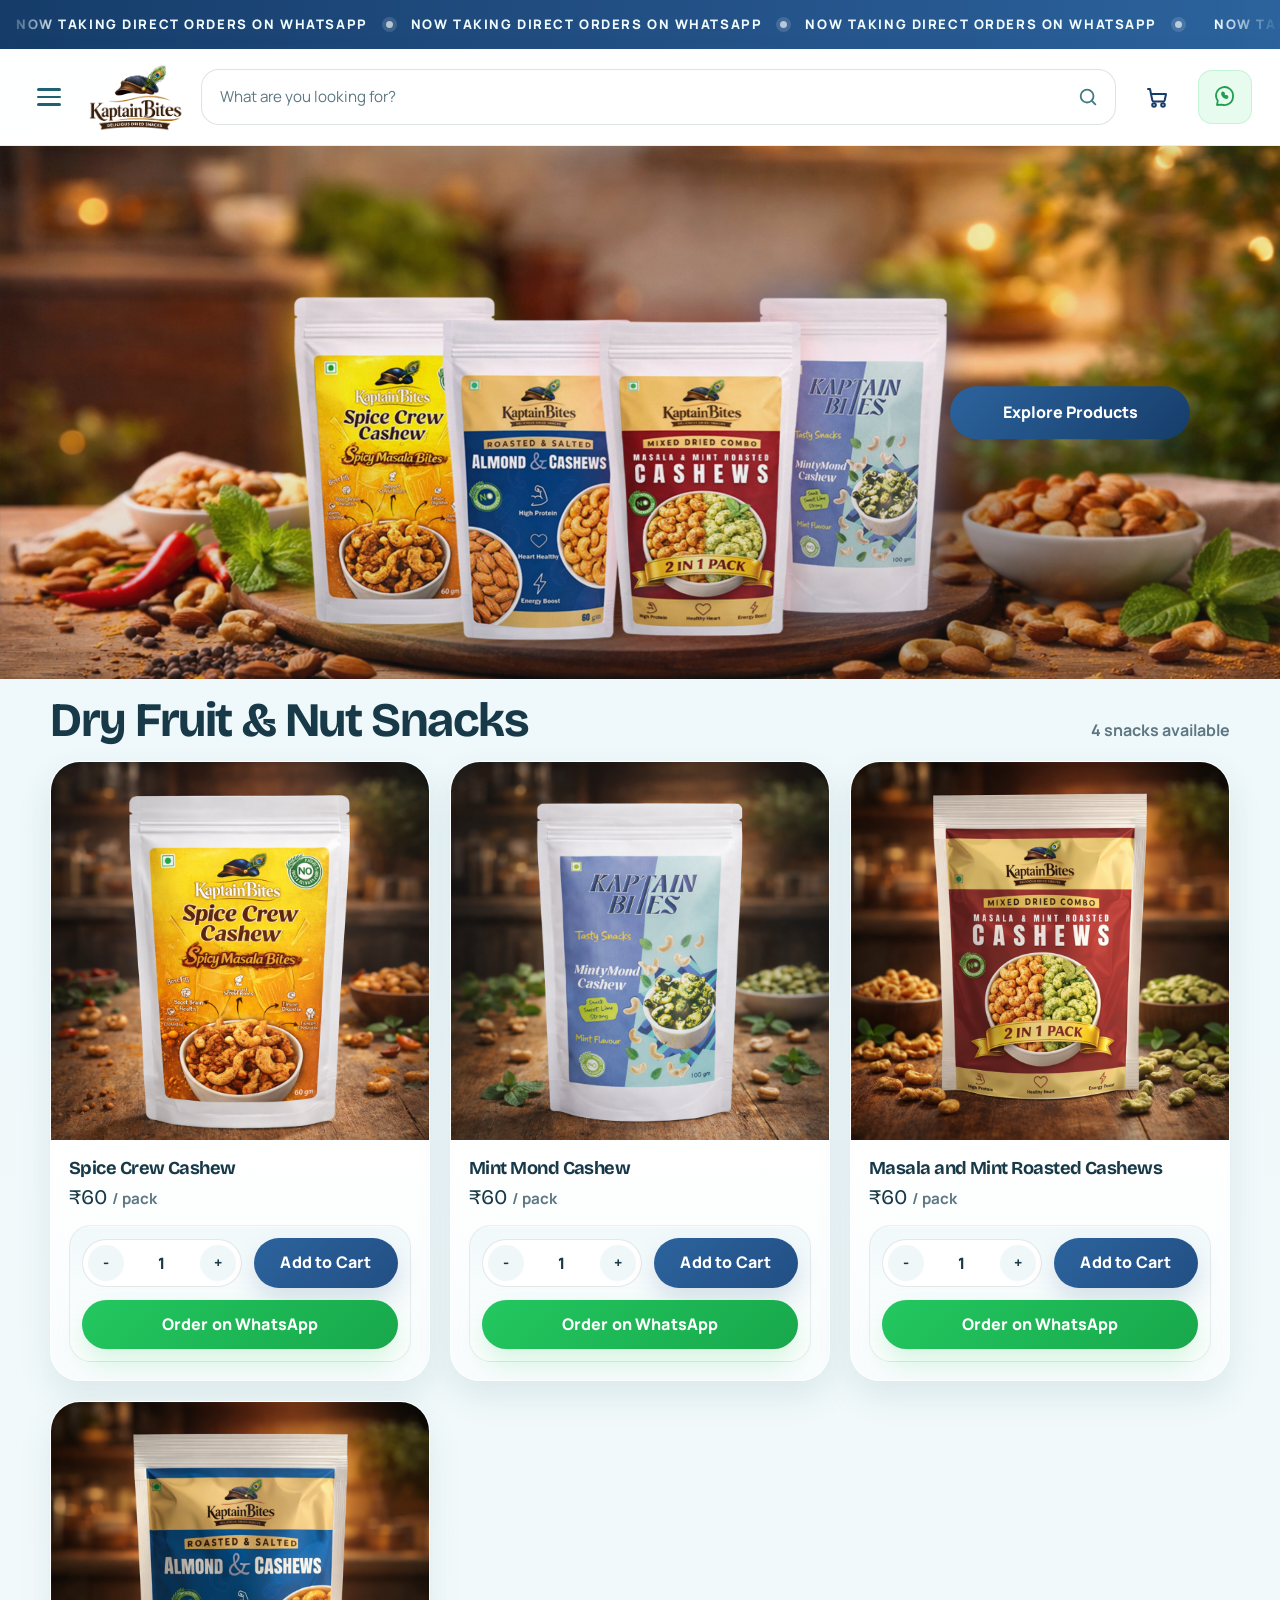
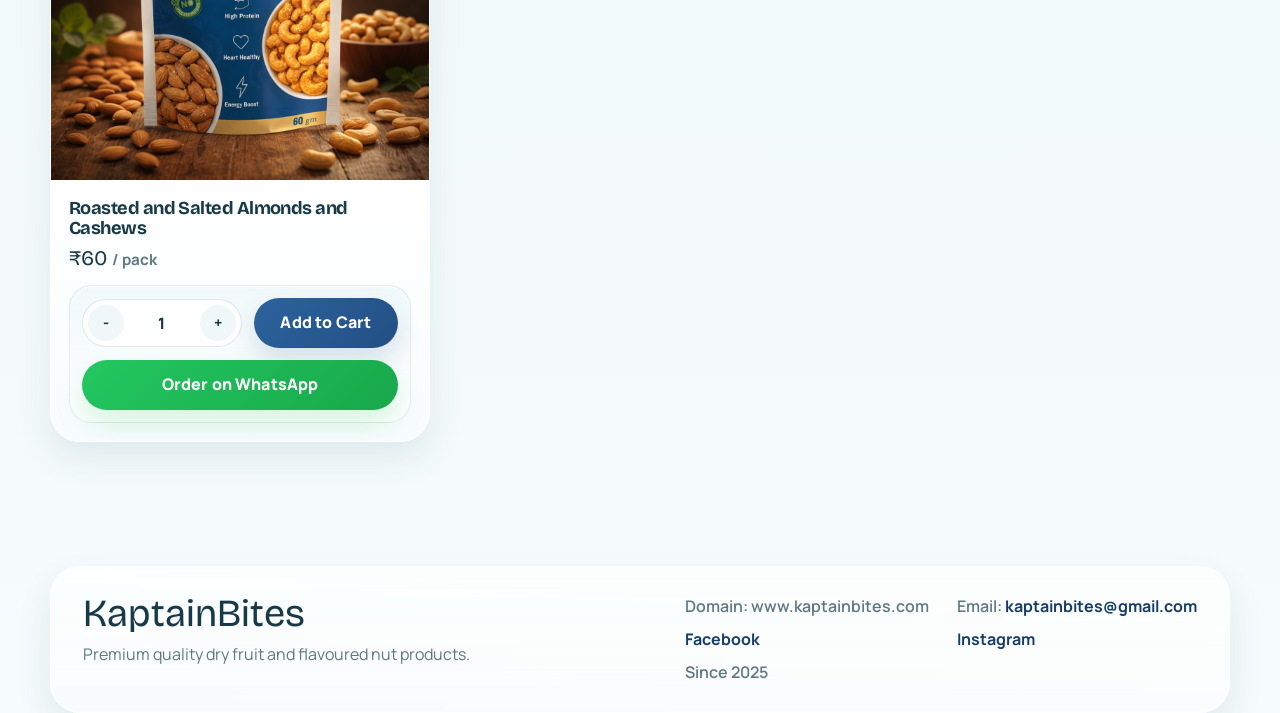
<file: index.html>
<!DOCTYPE html>
<html lang="en">
<head>
<meta charset="UTF-8">
<meta name="viewport" content="width=device-width, initial-scale=1.0">
<title>KaptainBites | Premium Dry Fruit and Flavoured Nut Snacks</title>
<meta name="description" content="KaptainBites offers premium dry fruit and flavoured nut products with direct WhatsApp ordering.">
<link rel="preconnect" href="https://fonts.googleapis.com">
<link rel="preconnect" href="https://fonts.gstatic.com" crossorigin>
<link href="https://fonts.googleapis.com/css2?family=Bricolage+Grotesque:wght@400;500;600;700;800&family=Manrope:wght@400;500;600;700;800&display=swap" rel="stylesheet">
<link rel="stylesheet" href="style.css">
</head>
<body class="home-page">
<div class="site-wrap">
<div class="announcement-bar">
<div class="announcement-bar__track" aria-label="now taking direct orders on whatsapp">
<div class="announcement-bar__group">
<span class="announcement-bar__item">now taking direct orders on whatsapp</span>
<span class="announcement-bar__separator" aria-hidden="true"></span>
<span class="announcement-bar__item">now taking direct orders on whatsapp</span>
<span class="announcement-bar__separator" aria-hidden="true"></span>
<span class="announcement-bar__item">now taking direct orders on whatsapp</span>
<span class="announcement-bar__separator" aria-hidden="true"></span>
</div>
<div class="announcement-bar__group" aria-hidden="true">
<span class="announcement-bar__item">now taking direct orders on whatsapp</span>
<span class="announcement-bar__separator" aria-hidden="true"></span>
<span class="announcement-bar__item">now taking direct orders on whatsapp</span>
<span class="announcement-bar__separator" aria-hidden="true"></span>
<span class="announcement-bar__item">now taking direct orders on whatsapp</span>
<span class="announcement-bar__separator" aria-hidden="true"></span>
</div>
</div>
</div>

<header class="site-header">
<a href="index.html" class="brand" aria-label="KaptainBites home">
<span class="brand__logo">
<img src="images/logo-header.png" alt="KaptainBites logo">
</span>
</a>

<button type="button" class="site-header__menu-toggle" aria-expanded="false" aria-controls="primary-nav">
<span class="visually-hidden">Toggle navigation</span>
<span class="site-header__menu-toggle-bar" aria-hidden="true"></span>
<span class="site-header__menu-toggle-bar" aria-hidden="true"></span>
<span class="site-header__menu-toggle-bar" aria-hidden="true"></span>
</button>

<nav id="primary-nav" class="site-nav" aria-label="Primary navigation">
<a href="index.html">Home</a>
<a href="products.html">Snack Range</a>
<a href="company.html">Our Company</a>
<a href="news.html">News</a>
<a href="investors.html">Investors</a>
</nav>

<div class="site-header__utilities">
<form class="site-search" role="search" autocomplete="off">
<label class="visually-hidden" for="product-search">Search products</label>
<input id="product-search" type="search" placeholder="What are you looking for?" aria-autocomplete="list" aria-controls="search-dropdown" aria-expanded="false">
<button type="button" class="site-search__clear" aria-label="Clear search" hidden>&times;</button>
<span class="site-search__icon" aria-hidden="true">
<svg viewBox="0 0 24 24" focusable="false">
<circle cx="11" cy="11" r="7"></circle>
<path d="M20 20L16.65 16.65"></path>
</svg>
</span>
</form>
<a href="cart.html" class="cart-link" aria-label="View cart">
<span class="cart-link__label">Cart</span>
<span class="cart-link__icon" aria-hidden="true">
<svg viewBox="0 0 24 24" focusable="false">
<circle cx="9" cy="20" r="1.8"></circle>
<circle cx="18" cy="20" r="1.8"></circle>
<path d="M3 4H5L7.3 15.2C7.45 15.93 8.09 16.45 8.84 16.45H18.2C18.9 16.45 19.52 15.98 19.71 15.3L21 9H7.1"></path>
</svg>
</span>
<span class="cart-link__count" data-cart-count hidden>0</span>
</a>
<a href="https://wa.me/917760172150?text=Hi%2C%20I%20want%20to%20know%20more%20about%20KaptainBites%20products." class="whatsapp-link" target="_blank" rel="noopener noreferrer" aria-label="Order on WhatsApp">
<span class="whatsapp-link__icon" aria-hidden="true">
<svg viewBox="0 0 24 24" focusable="false">
<path d="M20 11.5A8.5 8.5 0 0 1 8.62 19.54L4 20L4.8 15.7A8.5 8.5 0 1 1 20 11.5Z"></path>
<path d="M10.2 9.2C10.64 10.13 11.37 10.86 12.3 11.3"></path>
<path d="M10.33 8.04L9.87 8.97C9.72 9.27 9.79 9.64 10.03 9.87L11.43 11.17C11.67 11.4 12.03 11.45 12.32 11.31L13.13 10.92C13.48 10.75 13.89 10.88 14.08 11.22L14.42 11.84C14.61 12.19 14.49 12.63 14.14 12.83C13.77 13.04 13.3 13.1 12.75 12.95C11.94 12.72 11.17 12.25 10.47 11.55C9.77 10.85 9.3 10.08 9.08 9.27C8.92 8.71 8.98 8.25 9.18 7.87C9.38 7.52 9.82 7.4 10.17 7.59L10.79 7.93C11.13 8.12 11.27 8.53 11.09 8.88Z"></path>
</svg>
</span>
<span class="visually-hidden">Order on WhatsApp</span>
</a>
</div>

<div id="search-dropdown" class="site-search__dropdown" hidden>
<section class="search-panel" aria-label="Search results panel">
<div class="search-panel__suggestions">
<h3 class="search-panel__title">Suggestions</h3>
<div id="search-keywords" class="search-panel__keywords" aria-label="Search suggestions"></div>
</div>

<div class="search-panel__body">
<div class="search-panel__products-block">
<div class="search-panel__header">
<h3 class="search-panel__title">Products</h3>
<button id="search-view-all" type="button" class="search-panel__view-all">View all</button>
</div>
<div id="search-suggestions-list" class="search-panel__products" role="listbox" aria-label="Matching products"></div>
</div>

<aside class="search-panel__pages">
<h3 class="search-panel__title">Pages</h3>
<nav class="search-panel__links" aria-label="Website pages">
<a href="index.html" data-page-link>Home</a>
<a href="products.html" data-page-link>Snack Range</a>
<a href="company.html" data-page-link>Our Company</a>
<a href="news.html" data-page-link>News</a>
<a href="investors.html" data-page-link>Investors</a>
<a href="cart.html" data-page-link>Cart</a>
<a href="company.html#contact" data-page-link>Company Details</a>
</nav>
</aside>
</div>
</section>
</div>
</header>

<main id="top">
<section class="hero-video-band reveal" aria-label="KaptainBites company image">
<div class="hero-video-band__frame">
<video
class="hero-video-band__media"
autoplay
muted
loop
playsinline
preload="metadata"
poster="images/hero/hero-desktop.png"
aria-hidden="true"
>
<source src="images/hero/hero-mobile.mp4" type="video/mp4" media="(max-width: 560px)">
<source src="images/hero/hero-desktop.mp4" type="video/mp4">
</video>
<div class="hero-video-band__actions">
<a href="#products" class="btn btn-primary hero-video-band__cta">Explore Products</a>
</div>
</div>
</section>

<section id="products" class="section products-section">
<div class="products-section__top reveal">
<h2>Dry Fruit &amp; Nut Snacks</h2>
<p id="product-count">Snacks available</p>
</div>

<div id="products-grid" class="products-grid"></div>

<div id="catalog-empty" class="catalog-empty" hidden>
<h3>No products matched your search.</h3>
<p>Try another keyword or clear the search to view the complete KaptainBites range.</p>
</div>
</section>
</main>

<footer class="site-footer">
<div>
<p class="site-footer__brand">KaptainBites</p>
<p>Premium quality dry fruit and flavoured nut products.</p>
</div>

<div class="site-footer__meta">
<p>Domain: www.kaptainbites.com</p>
<p>Email: <a href="mailto:kaptainbites@gmail.com">kaptainbites@gmail.com</a></p>
<p><a href="#" aria-label="KaptainBites Facebook link">Facebook</a></p>
<p><a href="#" aria-label="KaptainBites Instagram link">Instagram</a></p>
<p>Since 2025</p>
</div>
</footer>
</div>

<script src="products-data.js"></script>
<script src="cart-utils.js"></script>
<script src="script.js"></script>
</body>
</html>
</file>
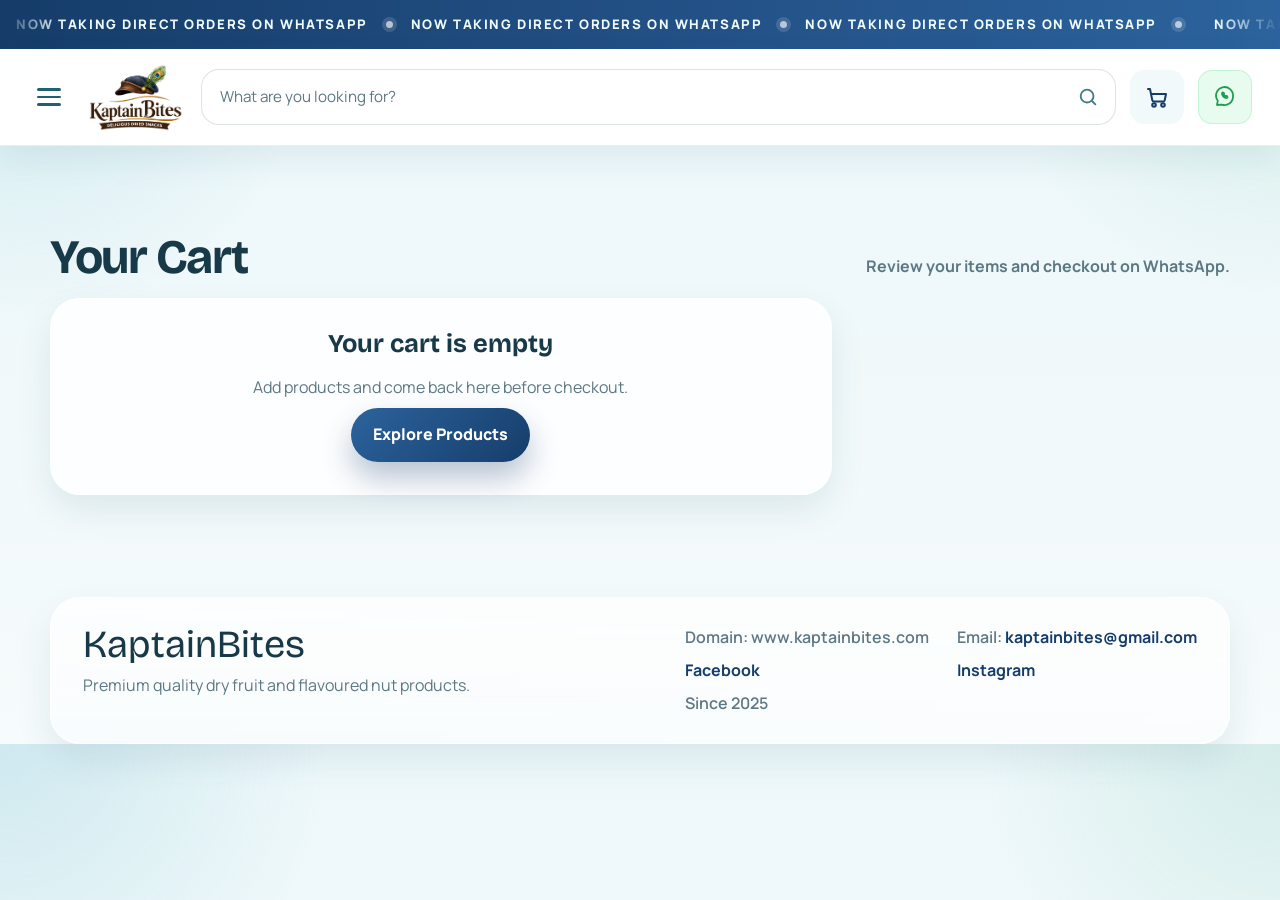
<file: cart.html>
<!DOCTYPE html>
<html lang="en">
<head>
<meta charset="UTF-8">
<meta name="viewport" content="width=device-width, initial-scale=1.0">
<title>Cart | KaptainBites</title>
<meta name="description" content="Review your KaptainBites cart and continue checkout on WhatsApp.">
<link rel="preconnect" href="https://fonts.googleapis.com">
<link rel="preconnect" href="https://fonts.gstatic.com" crossorigin>
<link href="https://fonts.googleapis.com/css2?family=Bricolage+Grotesque:wght@400;500;600;700;800&family=Manrope:wght@400;500;600;700;800&display=swap" rel="stylesheet">
<link rel="stylesheet" href="style.css">
</head>
<body>
<div class="site-wrap">
<div class="announcement-bar">
<div class="announcement-bar__track" aria-label="now taking direct orders on whatsapp">
<div class="announcement-bar__group">
<span class="announcement-bar__item">now taking direct orders on whatsapp</span>
<span class="announcement-bar__separator" aria-hidden="true"></span>
<span class="announcement-bar__item">now taking direct orders on whatsapp</span>
<span class="announcement-bar__separator" aria-hidden="true"></span>
<span class="announcement-bar__item">now taking direct orders on whatsapp</span>
<span class="announcement-bar__separator" aria-hidden="true"></span>
</div>
<div class="announcement-bar__group" aria-hidden="true">
<span class="announcement-bar__item">now taking direct orders on whatsapp</span>
<span class="announcement-bar__separator" aria-hidden="true"></span>
<span class="announcement-bar__item">now taking direct orders on whatsapp</span>
<span class="announcement-bar__separator" aria-hidden="true"></span>
<span class="announcement-bar__item">now taking direct orders on whatsapp</span>
<span class="announcement-bar__separator" aria-hidden="true"></span>
</div>
</div>
</div>

<header class="site-header">
<a href="index.html" class="brand" aria-label="KaptainBites home">
<span class="brand__logo">
<img src="images/logo-header.png" alt="KaptainBites logo">
</span>
</a>

<button type="button" class="site-header__menu-toggle" aria-expanded="false" aria-controls="primary-nav">
<span class="visually-hidden">Toggle navigation</span>
<span class="site-header__menu-toggle-bar" aria-hidden="true"></span>
<span class="site-header__menu-toggle-bar" aria-hidden="true"></span>
<span class="site-header__menu-toggle-bar" aria-hidden="true"></span>
</button>

<nav id="primary-nav" class="site-nav" aria-label="Primary navigation">
<a href="index.html">Home</a>
<a href="products.html">Snack Range</a>
<a href="company.html">Our Company</a>
<a href="news.html">News</a>
<a href="investors.html">Investors</a>
</nav>

<div class="site-header__utilities">
<form class="site-search" role="search" autocomplete="off">
<label class="visually-hidden" for="product-search">Search products</label>
<input id="product-search" type="search" placeholder="What are you looking for?" aria-autocomplete="list" aria-controls="search-dropdown" aria-expanded="false">
<button type="button" class="site-search__clear" aria-label="Clear search" hidden>&times;</button>
<span class="site-search__icon" aria-hidden="true">
<svg viewBox="0 0 24 24" focusable="false">
<circle cx="11" cy="11" r="7"></circle>
<path d="M20 20L16.65 16.65"></path>
</svg>
</span>
</form>
<a href="cart.html" class="cart-link" aria-label="View cart" aria-current="page">
<span class="cart-link__label">Cart</span>
<span class="cart-link__icon" aria-hidden="true">
<svg viewBox="0 0 24 24" focusable="false">
<circle cx="9" cy="20" r="1.8"></circle>
<circle cx="18" cy="20" r="1.8"></circle>
<path d="M3 4H5L7.3 15.2C7.45 15.93 8.09 16.45 8.84 16.45H18.2C18.9 16.45 19.52 15.98 19.71 15.3L21 9H7.1"></path>
</svg>
</span>
<span class="cart-link__count" data-cart-count hidden>0</span>
</a>
<a href="https://wa.me/917760172150?text=Hi%2C%20I%20want%20to%20know%20more%20about%20KaptainBites%20products." class="whatsapp-link" target="_blank" rel="noopener noreferrer" aria-label="Order on WhatsApp">
<span class="whatsapp-link__icon" aria-hidden="true">
<svg viewBox="0 0 24 24" focusable="false">
<path d="M20 11.5A8.5 8.5 0 0 1 8.62 19.54L4 20L4.8 15.7A8.5 8.5 0 1 1 20 11.5Z"></path>
<path d="M10.2 9.2C10.64 10.13 11.37 10.86 12.3 11.3"></path>
<path d="M10.33 8.04L9.87 8.97C9.72 9.27 9.79 9.64 10.03 9.87L11.43 11.17C11.67 11.4 12.03 11.45 12.32 11.31L13.13 10.92C13.48 10.75 13.89 10.88 14.08 11.22L14.42 11.84C14.61 12.19 14.49 12.63 14.14 12.83C13.77 13.04 13.3 13.1 12.75 12.95C11.94 12.72 11.17 12.25 10.47 11.55C9.77 10.85 9.3 10.08 9.08 9.27C8.92 8.71 8.98 8.25 9.18 7.87C9.38 7.52 9.82 7.4 10.17 7.59L10.79 7.93C11.13 8.12 11.27 8.53 11.09 8.88Z"></path>
</svg>
</span>
<span class="visually-hidden">Order on WhatsApp</span>
</a>
</div>

<div id="search-dropdown" class="site-search__dropdown" hidden>
<section class="search-panel" aria-label="Search results panel">
<div class="search-panel__suggestions">
<h3 class="search-panel__title">Suggestions</h3>
<div id="search-keywords" class="search-panel__keywords" aria-label="Search suggestions"></div>
</div>

<div class="search-panel__body">
<div class="search-panel__products-block">
<div class="search-panel__header">
<h3 class="search-panel__title">Products</h3>
<button id="search-view-all" type="button" class="search-panel__view-all">View all</button>
</div>
<div id="search-suggestions-list" class="search-panel__products" role="listbox" aria-label="Matching products"></div>
</div>

<aside class="search-panel__pages">
<h3 class="search-panel__title">Pages</h3>
<nav class="search-panel__links" aria-label="Website pages">
<a href="index.html" data-page-link>Home</a>
<a href="products.html" data-page-link>Snack Range</a>
<a href="company.html" data-page-link>Our Company</a>
<a href="news.html" data-page-link>News</a>
<a href="investors.html" data-page-link>Investors</a>
<a href="cart.html" data-page-link>Cart</a>
<a href="company.html#contact" data-page-link>Company Details</a>
</nav>
</aside>
</div>
</section>
</div>
</header>

<main id="top" class="page-main">
<section class="section section--quiet">
<div class="products-section__top reveal">
<h2>Your Cart</h2>
<p>Review your items and checkout on WhatsApp.</p>
</div>
<div id="cart-shell" class="cart-shell"></div>
</section>
</main>

<footer class="site-footer">
<div>
<p class="site-footer__brand">KaptainBites</p>
<p>Premium quality dry fruit and flavoured nut products.</p>
</div>

<div class="site-footer__meta">
<p>Domain: www.kaptainbites.com</p>
<p>Email: <a href="mailto:kaptainbites@gmail.com">kaptainbites@gmail.com</a></p>
<p><a href="#" aria-label="KaptainBites Facebook link">Facebook</a></p>
<p><a href="#" aria-label="KaptainBites Instagram link">Instagram</a></p>
<p>Since 2025</p>
</div>
</footer>
</div>

<script src="products-data.js"></script>
<script src="cart-utils.js"></script>
<script src="script.js"></script>
<script src="cart-page.js"></script>
</body>
</html>
</file>
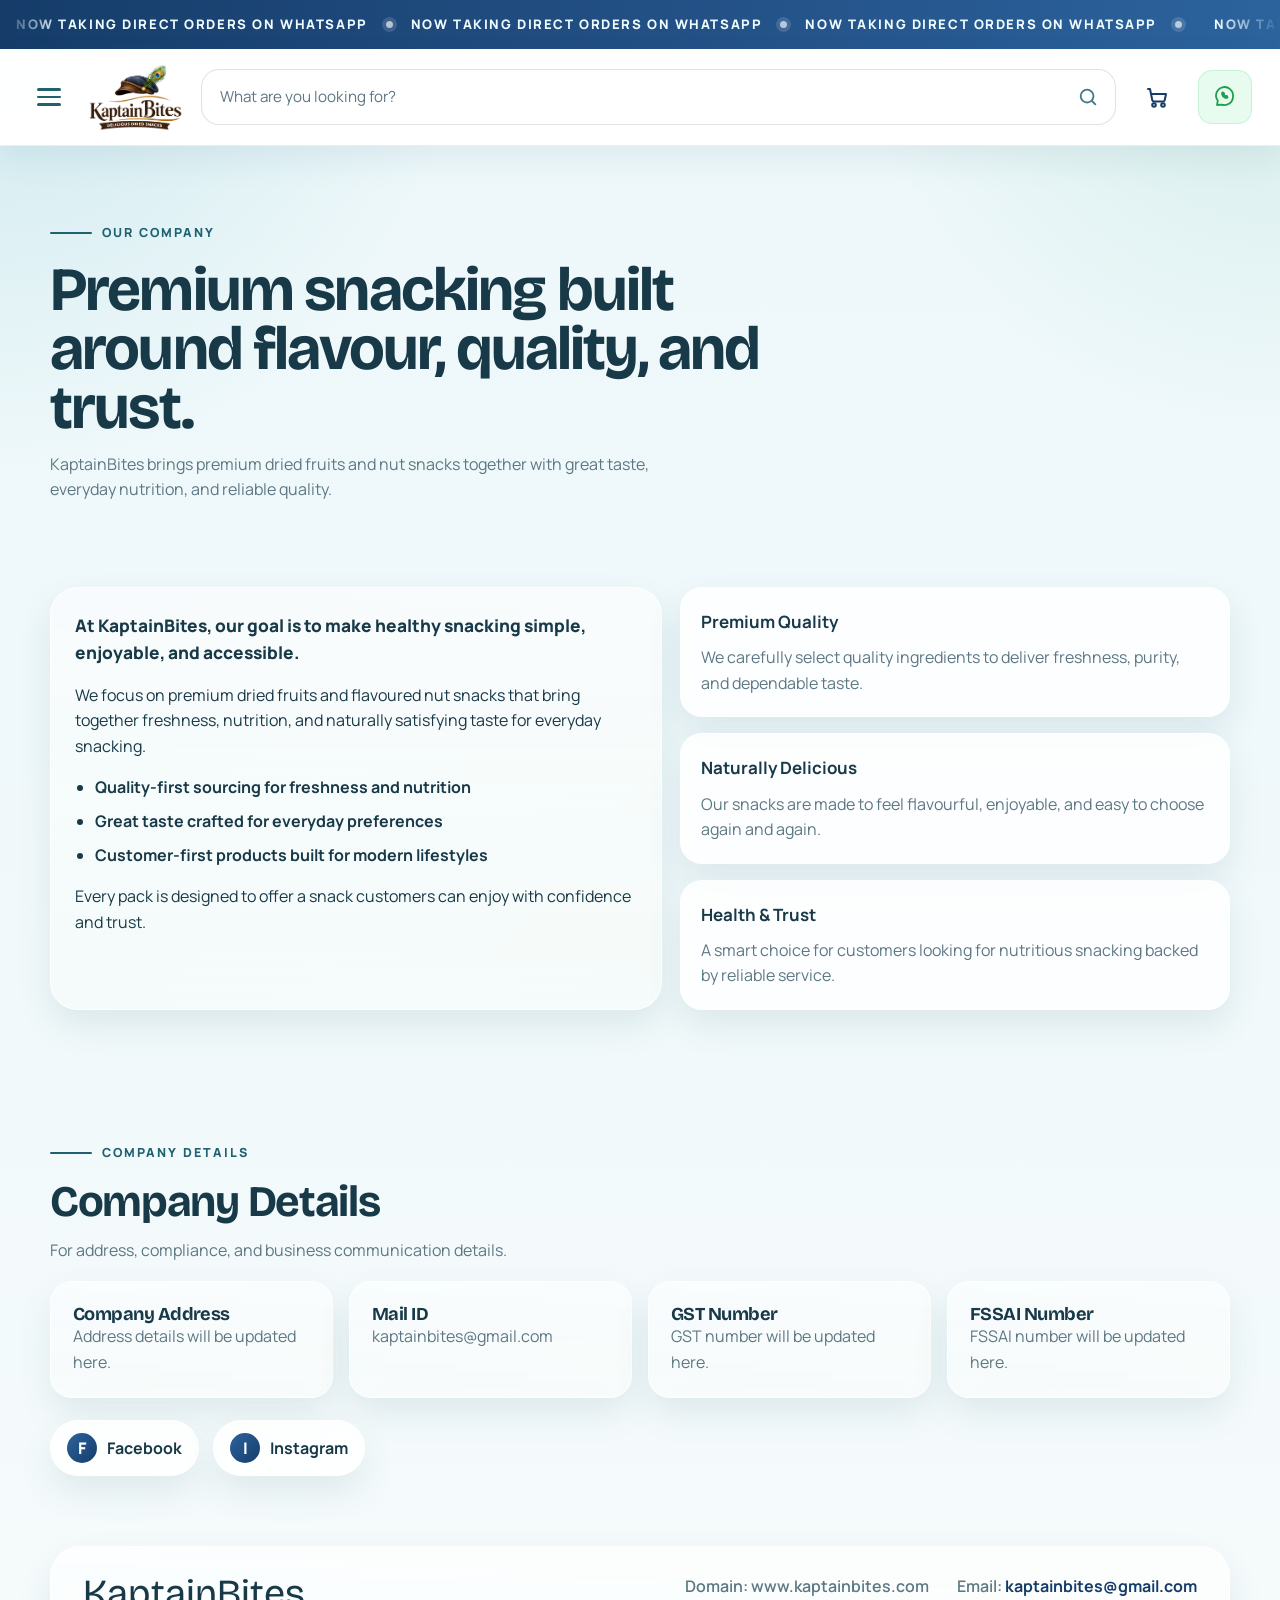
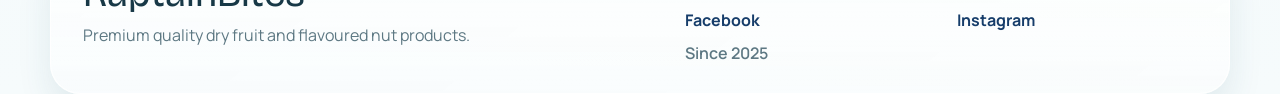
<file: company.html>
<!DOCTYPE html>
<html lang="en">
<head>
<meta charset="UTF-8">
<meta name="viewport" content="width=device-width, initial-scale=1.0">
<title>Our Company | KaptainBites</title>
<meta name="description" content="Learn about KaptainBites, our brand focus, and company contact details.">
<link rel="preconnect" href="https://fonts.googleapis.com">
<link rel="preconnect" href="https://fonts.gstatic.com" crossorigin>
<link href="https://fonts.googleapis.com/css2?family=Bricolage+Grotesque:wght@400;500;600;700;800&family=Manrope:wght@400;500;600;700;800&display=swap" rel="stylesheet">
<link rel="stylesheet" href="style.css">
</head>
<body>
<div class="site-wrap">
<div class="announcement-bar">
<div class="announcement-bar__track" aria-label="now taking direct orders on whatsapp">
<div class="announcement-bar__group">
<span class="announcement-bar__item">now taking direct orders on whatsapp</span>
<span class="announcement-bar__separator" aria-hidden="true"></span>
<span class="announcement-bar__item">now taking direct orders on whatsapp</span>
<span class="announcement-bar__separator" aria-hidden="true"></span>
<span class="announcement-bar__item">now taking direct orders on whatsapp</span>
<span class="announcement-bar__separator" aria-hidden="true"></span>
</div>
<div class="announcement-bar__group" aria-hidden="true">
<span class="announcement-bar__item">now taking direct orders on whatsapp</span>
<span class="announcement-bar__separator" aria-hidden="true"></span>
<span class="announcement-bar__item">now taking direct orders on whatsapp</span>
<span class="announcement-bar__separator" aria-hidden="true"></span>
<span class="announcement-bar__item">now taking direct orders on whatsapp</span>
<span class="announcement-bar__separator" aria-hidden="true"></span>
</div>
</div>
</div>

<header class="site-header">
<a href="index.html" class="brand" aria-label="KaptainBites home">
<span class="brand__logo">
<img src="images/logo-header.png" alt="KaptainBites logo">
</span>
</a>

<button type="button" class="site-header__menu-toggle" aria-expanded="false" aria-controls="primary-nav">
<span class="visually-hidden">Toggle navigation</span>
<span class="site-header__menu-toggle-bar" aria-hidden="true"></span>
<span class="site-header__menu-toggle-bar" aria-hidden="true"></span>
<span class="site-header__menu-toggle-bar" aria-hidden="true"></span>
</button>

<nav id="primary-nav" class="site-nav" aria-label="Primary navigation">
<a href="index.html">Home</a>
<a href="products.html">Snack Range</a>
<a href="company.html" aria-current="page">Our Company</a>
<a href="news.html">News</a>
<a href="investors.html">Investors</a>
</nav>

<div class="site-header__utilities">
<form class="site-search" role="search" autocomplete="off">
<label class="visually-hidden" for="product-search">Search products</label>
<input id="product-search" type="search" placeholder="What are you looking for?" aria-autocomplete="list" aria-controls="search-dropdown" aria-expanded="false">
<button type="button" class="site-search__clear" aria-label="Clear search" hidden>&times;</button>
<span class="site-search__icon" aria-hidden="true">
<svg viewBox="0 0 24 24" focusable="false">
<circle cx="11" cy="11" r="7"></circle>
<path d="M20 20L16.65 16.65"></path>
</svg>
</span>
</form>
<a href="cart.html" class="cart-link" aria-label="View cart">
<span class="cart-link__label">Cart</span>
<span class="cart-link__icon" aria-hidden="true">
<svg viewBox="0 0 24 24" focusable="false">
<circle cx="9" cy="20" r="1.8"></circle>
<circle cx="18" cy="20" r="1.8"></circle>
<path d="M3 4H5L7.3 15.2C7.45 15.93 8.09 16.45 8.84 16.45H18.2C18.9 16.45 19.52 15.98 19.71 15.3L21 9H7.1"></path>
</svg>
</span>
<span class="cart-link__count" data-cart-count hidden>0</span>
</a>
<a href="https://wa.me/917760172150?text=Hi%2C%20I%20want%20to%20know%20more%20about%20KaptainBites%20products." class="whatsapp-link" target="_blank" rel="noopener noreferrer" aria-label="Order on WhatsApp">
<span class="whatsapp-link__icon" aria-hidden="true">
<svg viewBox="0 0 24 24" focusable="false">
<path d="M20 11.5A8.5 8.5 0 0 1 8.62 19.54L4 20L4.8 15.7A8.5 8.5 0 1 1 20 11.5Z"></path>
<path d="M10.2 9.2C10.64 10.13 11.37 10.86 12.3 11.3"></path>
<path d="M10.33 8.04L9.87 8.97C9.72 9.27 9.79 9.64 10.03 9.87L11.43 11.17C11.67 11.4 12.03 11.45 12.32 11.31L13.13 10.92C13.48 10.75 13.89 10.88 14.08 11.22L14.42 11.84C14.61 12.19 14.49 12.63 14.14 12.83C13.77 13.04 13.3 13.1 12.75 12.95C11.94 12.72 11.17 12.25 10.47 11.55C9.77 10.85 9.3 10.08 9.08 9.27C8.92 8.71 8.98 8.25 9.18 7.87C9.38 7.52 9.82 7.4 10.17 7.59L10.79 7.93C11.13 8.12 11.27 8.53 11.09 8.88Z"></path>
</svg>
</span>
<span class="visually-hidden">Order on WhatsApp</span>
</a>
</div>

<div id="search-dropdown" class="site-search__dropdown" hidden>
<section class="search-panel" aria-label="Search results panel">
<div class="search-panel__suggestions">
<h3 class="search-panel__title">Suggestions</h3>
<div id="search-keywords" class="search-panel__keywords" aria-label="Search suggestions"></div>
</div>

<div class="search-panel__body">
<div class="search-panel__products-block">
<div class="search-panel__header">
<h3 class="search-panel__title">Products</h3>
<button id="search-view-all" type="button" class="search-panel__view-all">View all</button>
</div>
<div id="search-suggestions-list" class="search-panel__products" role="listbox" aria-label="Matching products"></div>
</div>

<aside class="search-panel__pages">
<h3 class="search-panel__title">Pages</h3>
<nav class="search-panel__links" aria-label="Website pages">
<a href="index.html" data-page-link>Home</a>
<a href="products.html" data-page-link>Snack Range</a>
<a href="company.html" data-page-link>Our Company</a>
<a href="news.html" data-page-link>News</a>
<a href="investors.html" data-page-link>Investors</a>
<a href="cart.html" data-page-link>Cart</a>
<a href="company.html#contact" data-page-link>Company Details</a>
</nav>
</aside>
</div>
</section>
</div>
</header>

<main id="top" class="page-main">
<section class="section page-hero section--quiet">
<div class="section-heading section-heading--quiet reveal">
<span class="eyebrow">Our Company</span>
<h2>Premium snacking built around flavour, quality, and trust.</h2>
<p class="section-copy">KaptainBites brings premium dried fruits and nut snacks together with great taste, everyday nutrition, and reliable quality.</p>
</div>
</section>

<section id="company" class="section company section--quiet">
<div class="company-layout">
<article class="company-story reveal">
<p class="company-story__lead">At KaptainBites, our goal is to make healthy snacking simple, enjoyable, and accessible.</p>
<p>
We focus on premium dried fruits and flavoured nut snacks that bring together freshness, nutrition, and naturally satisfying taste for everyday snacking.
</p>
<ul class="company-focus-list">
<li>Quality-first sourcing for freshness and nutrition</li>
<li>Great taste crafted for everyday preferences</li>
<li>Customer-first products built for modern lifestyles</li>
</ul>
<p>
Every pack is designed to offer a snack customers can enjoy with confidence and trust.
</p>
</article>

<div class="company-points reveal">
<article>
<strong>Premium Quality</strong>
<p>We carefully select quality ingredients to deliver freshness, purity, and dependable taste.</p>
</article>
<article>
<strong>Naturally Delicious</strong>
<p>Our snacks are made to feel flavourful, enjoyable, and easy to choose again and again.</p>
</article>
<article>
<strong>Health &amp; Trust</strong>
<p>A smart choice for customers looking for nutritious snacking backed by reliable service.</p>
</article>
</div>
</div>
</section>

<section id="contact" class="section contact-section section--quiet">
<div class="section-heading section-heading--quiet reveal">
<span class="eyebrow">Company Details</span>
<h2>Company Details</h2>
<p class="section-copy">For address, compliance, and business communication details.</p>
</div>

<div class="contact-grid">
<article class="contact-card reveal">
<h3>Company Address</h3>
<p>Address details will be updated here.</p>
</article>
<article class="contact-card reveal">
<h3>Mail ID</h3>
<p><a href="mailto:kaptainbites@gmail.com">kaptainbites@gmail.com</a></p>
</article>
<article class="contact-card reveal">
<h3>GST Number</h3>
<p>GST number will be updated here.</p>
</article>
<article class="contact-card reveal">
<h3>FSSAI Number</h3>
<p>FSSAI number will be updated here.</p>
</article>
</div>

<div class="social-row reveal" aria-label="Social media links">
<a class="social-link" href="#" aria-label="Facebook link placeholder">
<span class="social-link__icon">f</span>
<span>Facebook</span>
</a>
<a class="social-link" href="#" aria-label="Instagram link placeholder">
<span class="social-link__icon">i</span>
<span>Instagram</span>
</a>
</div>
</section>
</main>

<footer class="site-footer">
<div>
<p class="site-footer__brand">KaptainBites</p>
<p>Premium quality dry fruit and flavoured nut products.</p>
</div>

<div class="site-footer__meta">
<p>Domain: www.kaptainbites.com</p>
<p>Email: <a href="mailto:kaptainbites@gmail.com">kaptainbites@gmail.com</a></p>
<p><a href="#" aria-label="KaptainBites Facebook link">Facebook</a></p>
<p><a href="#" aria-label="KaptainBites Instagram link">Instagram</a></p>
<p>Since 2025</p>
</div>
</footer>
</div>

<script src="products-data.js"></script>
<script src="cart-utils.js"></script>
<script src="script.js"></script>
</body>
</html>
</file>
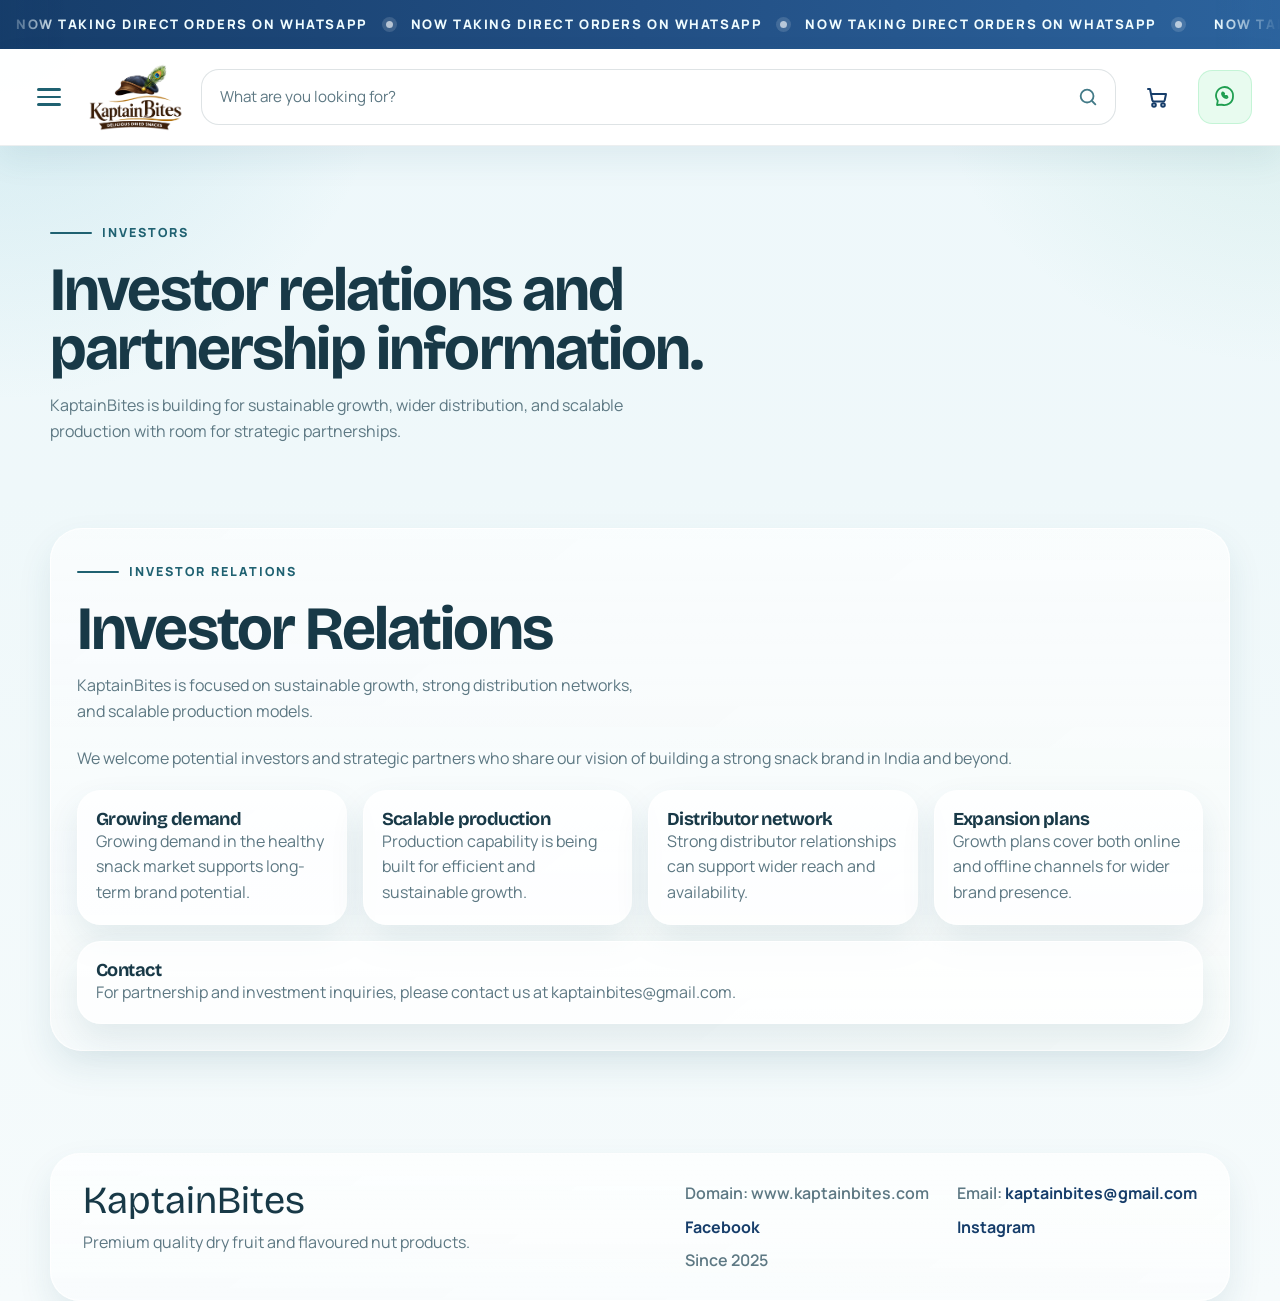
<file: investors.html>
<!DOCTYPE html>
<html lang="en">
<head>
<meta charset="UTF-8">
<meta name="viewport" content="width=device-width, initial-scale=1.0">
<title>Investors | KaptainBites</title>
<meta name="description" content="Explore investor information, growth direction, and partnership contact details for KaptainBites.">
<link rel="preconnect" href="https://fonts.googleapis.com">
<link rel="preconnect" href="https://fonts.gstatic.com" crossorigin>
<link href="https://fonts.googleapis.com/css2?family=Bricolage+Grotesque:wght@400;500;600;700;800&family=Manrope:wght@400;500;600;700;800&display=swap" rel="stylesheet">
<link rel="stylesheet" href="style.css">
</head>
<body>
<div class="site-wrap">
<div class="announcement-bar">
<div class="announcement-bar__track" aria-label="now taking direct orders on whatsapp">
<div class="announcement-bar__group">
<span class="announcement-bar__item">now taking direct orders on whatsapp</span>
<span class="announcement-bar__separator" aria-hidden="true"></span>
<span class="announcement-bar__item">now taking direct orders on whatsapp</span>
<span class="announcement-bar__separator" aria-hidden="true"></span>
<span class="announcement-bar__item">now taking direct orders on whatsapp</span>
<span class="announcement-bar__separator" aria-hidden="true"></span>
</div>
<div class="announcement-bar__group" aria-hidden="true">
<span class="announcement-bar__item">now taking direct orders on whatsapp</span>
<span class="announcement-bar__separator" aria-hidden="true"></span>
<span class="announcement-bar__item">now taking direct orders on whatsapp</span>
<span class="announcement-bar__separator" aria-hidden="true"></span>
<span class="announcement-bar__item">now taking direct orders on whatsapp</span>
<span class="announcement-bar__separator" aria-hidden="true"></span>
</div>
</div>
</div>

<header class="site-header">
<a href="index.html" class="brand" aria-label="KaptainBites home">
<span class="brand__logo">
<img src="images/logo-header.png" alt="KaptainBites logo">
</span>
</a>

<button type="button" class="site-header__menu-toggle" aria-expanded="false" aria-controls="primary-nav">
<span class="visually-hidden">Toggle navigation</span>
<span class="site-header__menu-toggle-bar" aria-hidden="true"></span>
<span class="site-header__menu-toggle-bar" aria-hidden="true"></span>
<span class="site-header__menu-toggle-bar" aria-hidden="true"></span>
</button>

<nav id="primary-nav" class="site-nav" aria-label="Primary navigation">
<a href="index.html">Home</a>
<a href="products.html">Snack Range</a>
<a href="company.html">Our Company</a>
<a href="news.html">News</a>
<a href="investors.html" aria-current="page">Investors</a>
</nav>

<div class="site-header__utilities">
<form class="site-search" role="search" autocomplete="off">
<label class="visually-hidden" for="product-search">Search products</label>
<input id="product-search" type="search" placeholder="What are you looking for?" aria-autocomplete="list" aria-controls="search-dropdown" aria-expanded="false">
<button type="button" class="site-search__clear" aria-label="Clear search" hidden>&times;</button>
<span class="site-search__icon" aria-hidden="true">
<svg viewBox="0 0 24 24" focusable="false">
<circle cx="11" cy="11" r="7"></circle>
<path d="M20 20L16.65 16.65"></path>
</svg>
</span>
</form>
<a href="cart.html" class="cart-link" aria-label="View cart">
<span class="cart-link__label">Cart</span>
<span class="cart-link__icon" aria-hidden="true">
<svg viewBox="0 0 24 24" focusable="false">
<circle cx="9" cy="20" r="1.8"></circle>
<circle cx="18" cy="20" r="1.8"></circle>
<path d="M3 4H5L7.3 15.2C7.45 15.93 8.09 16.45 8.84 16.45H18.2C18.9 16.45 19.52 15.98 19.71 15.3L21 9H7.1"></path>
</svg>
</span>
<span class="cart-link__count" data-cart-count hidden>0</span>
</a>
<a href="https://wa.me/917760172150?text=Hi%2C%20I%20want%20to%20know%20more%20about%20KaptainBites%20products." class="whatsapp-link" target="_blank" rel="noopener noreferrer" aria-label="Order on WhatsApp">
<span class="whatsapp-link__icon" aria-hidden="true">
<svg viewBox="0 0 24 24" focusable="false">
<path d="M20 11.5A8.5 8.5 0 0 1 8.62 19.54L4 20L4.8 15.7A8.5 8.5 0 1 1 20 11.5Z"></path>
<path d="M10.2 9.2C10.64 10.13 11.37 10.86 12.3 11.3"></path>
<path d="M10.33 8.04L9.87 8.97C9.72 9.27 9.79 9.64 10.03 9.87L11.43 11.17C11.67 11.4 12.03 11.45 12.32 11.31L13.13 10.92C13.48 10.75 13.89 10.88 14.08 11.22L14.42 11.84C14.61 12.19 14.49 12.63 14.14 12.83C13.77 13.04 13.3 13.1 12.75 12.95C11.94 12.72 11.17 12.25 10.47 11.55C9.77 10.85 9.3 10.08 9.08 9.27C8.92 8.71 8.98 8.25 9.18 7.87C9.38 7.52 9.82 7.4 10.17 7.59L10.79 7.93C11.13 8.12 11.27 8.53 11.09 8.88Z"></path>
</svg>
</span>
<span class="visually-hidden">Order on WhatsApp</span>
</a>
</div>

<div id="search-dropdown" class="site-search__dropdown" hidden>
<section class="search-panel" aria-label="Search results panel">
<div class="search-panel__suggestions">
<h3 class="search-panel__title">Suggestions</h3>
<div id="search-keywords" class="search-panel__keywords" aria-label="Search suggestions"></div>
</div>

<div class="search-panel__body">
<div class="search-panel__products-block">
<div class="search-panel__header">
<h3 class="search-panel__title">Products</h3>
<button id="search-view-all" type="button" class="search-panel__view-all">View all</button>
</div>
<div id="search-suggestions-list" class="search-panel__products" role="listbox" aria-label="Matching products"></div>
</div>

<aside class="search-panel__pages">
<h3 class="search-panel__title">Pages</h3>
<nav class="search-panel__links" aria-label="Website pages">
<a href="index.html" data-page-link>Home</a>
<a href="products.html" data-page-link>Snack Range</a>
<a href="company.html" data-page-link>Our Company</a>
<a href="news.html" data-page-link>News</a>
<a href="investors.html" data-page-link>Investors</a>
<a href="cart.html" data-page-link>Cart</a>
<a href="company.html#contact" data-page-link>Company Details</a>
</nav>
</aside>
</div>
</section>
</div>
</header>

<main id="top" class="page-main">
<section class="section page-hero section--quiet">
<div class="section-heading section-heading--quiet reveal">
<span class="eyebrow">Investors</span>
<h2>Investor relations and partnership information.</h2>
<p class="section-copy">KaptainBites is building for sustainable growth, wider distribution, and scalable production with room for strategic partnerships.</p>
</div>
</section>

<section id="investors" class="section investors-section section--quiet">
<div class="investor-panel reveal">
<div class="section-heading section-heading--compact section-heading--quiet">
<span class="eyebrow">Investor Relations</span>
<h2>Investor Relations</h2>
<p class="section-copy">KaptainBites is focused on sustainable growth, strong distribution networks, and scalable production models.</p>
</div>

<p class="investor-copy">We welcome potential investors and strategic partners who share our vision of building a strong snack brand in India and beyond.</p>

<div class="investor-grid">
<article>
<h3>Growing demand</h3>
<p>Growing demand in the healthy snack market supports long-term brand potential.</p>
</article>
<article>
<h3>Scalable production</h3>
<p>Production capability is being built for efficient and sustainable growth.</p>
</article>
<article>
<h3>Distributor network</h3>
<p>Strong distributor relationships can support wider reach and availability.</p>
</article>
<article>
<h3>Expansion plans</h3>
<p>Growth plans cover both online and offline channels for wider brand presence.</p>
</article>
<article class="investor-grid__contact">
<h3>Contact</h3>
<p>For partnership and investment inquiries, please contact us at <a href="mailto:kaptainbites@gmail.com">kaptainbites@gmail.com</a>.</p>
</article>
</div>
</div>
</section>
</main>

<footer class="site-footer">
<div>
<p class="site-footer__brand">KaptainBites</p>
<p>Premium quality dry fruit and flavoured nut products.</p>
</div>

<div class="site-footer__meta">
<p>Domain: www.kaptainbites.com</p>
<p>Email: <a href="mailto:kaptainbites@gmail.com">kaptainbites@gmail.com</a></p>
<p><a href="#" aria-label="KaptainBites Facebook link">Facebook</a></p>
<p><a href="#" aria-label="KaptainBites Instagram link">Instagram</a></p>
<p>Since 2025</p>
</div>
</footer>
</div>

<script src="products-data.js"></script>
<script src="cart-utils.js"></script>
<script src="script.js"></script>
</body>
</html>
</file>
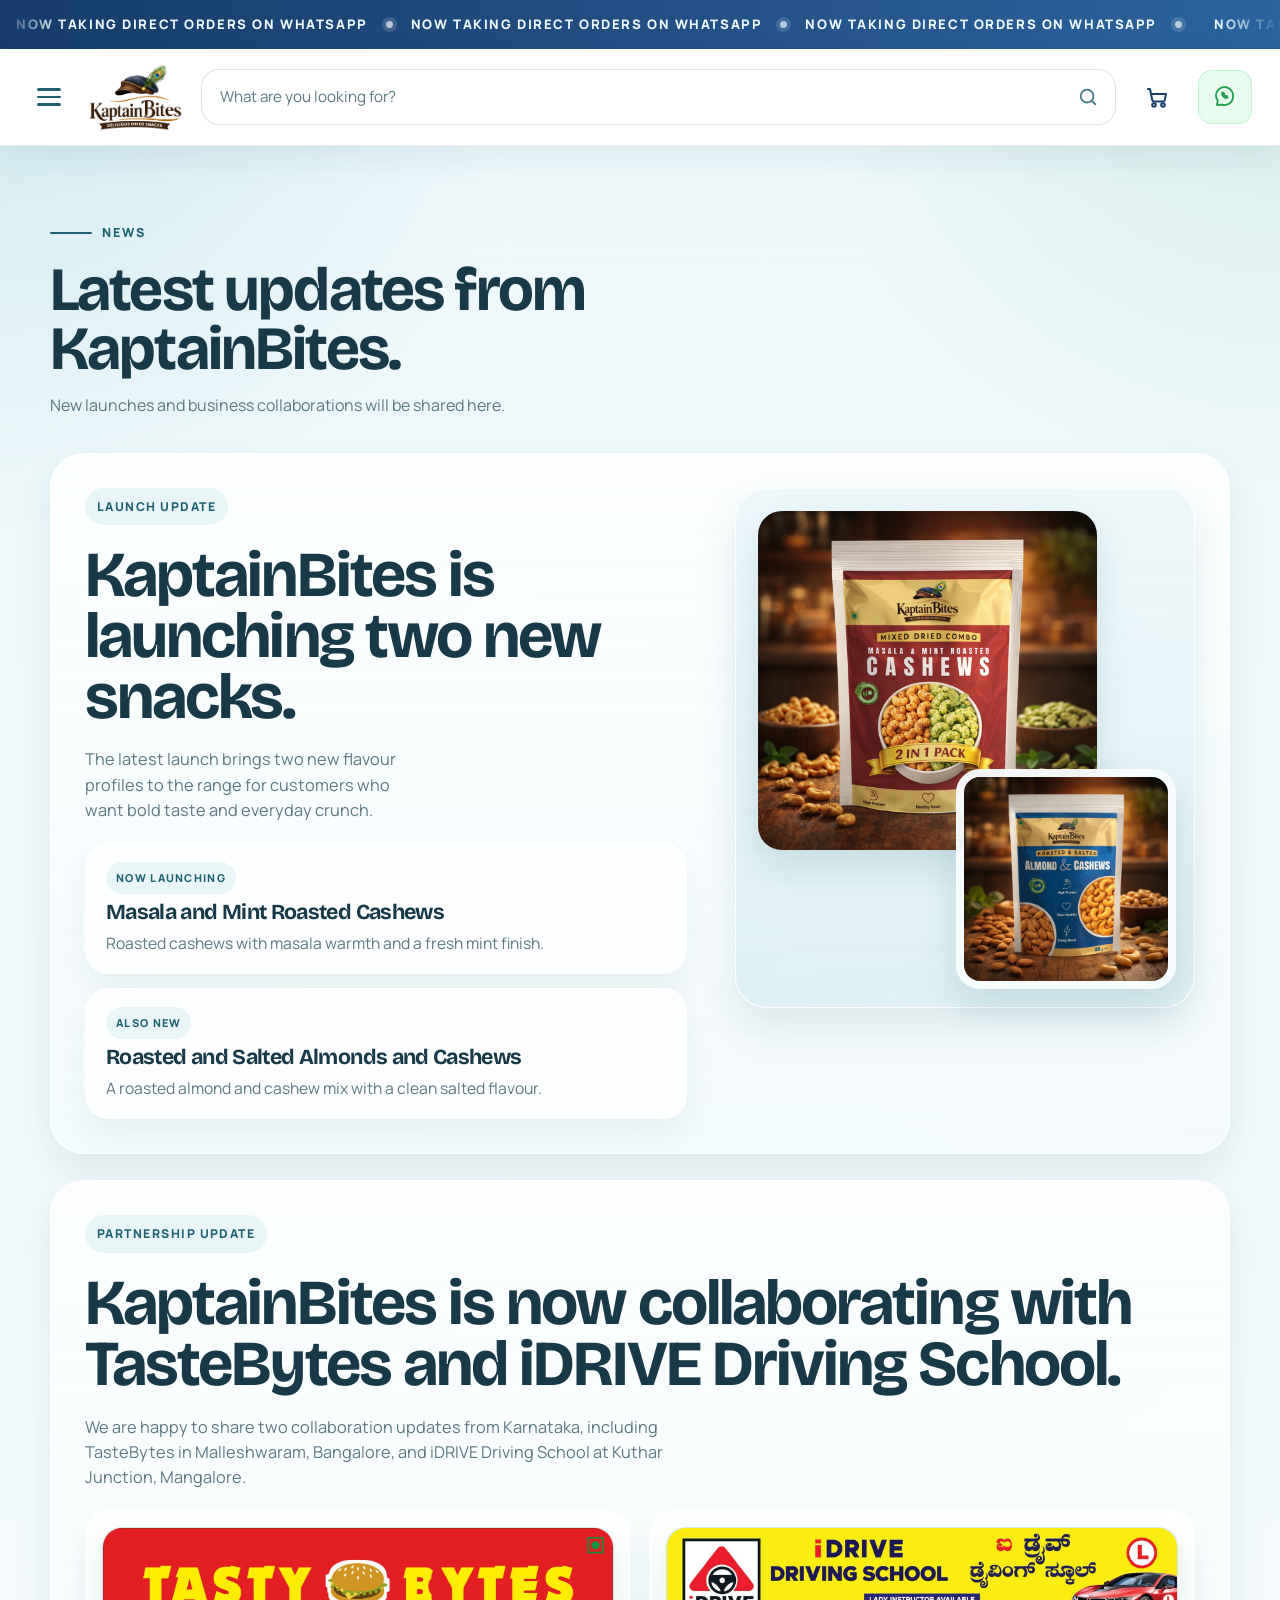
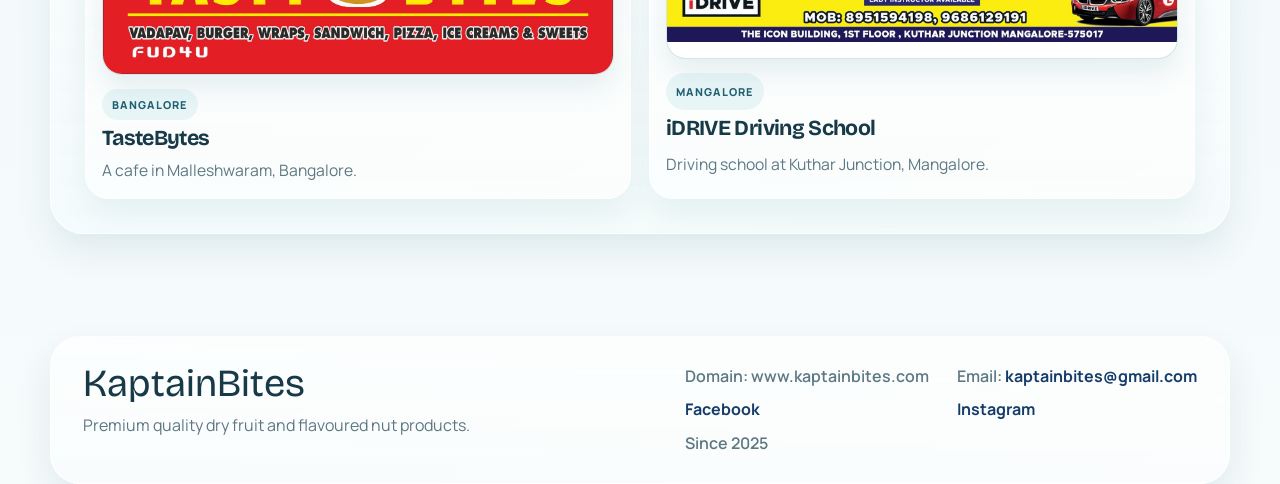
<file: news.html>
<!DOCTYPE html>
<html lang="en">
<head>
<meta charset="UTF-8">
<meta name="viewport" content="width=device-width, initial-scale=1.0">
<title>News | KaptainBites</title>
<meta name="description" content="Read the latest launch and collaboration updates from KaptainBites.">
<link rel="preconnect" href="https://fonts.googleapis.com">
<link rel="preconnect" href="https://fonts.gstatic.com" crossorigin>
<link href="https://fonts.googleapis.com/css2?family=Bricolage+Grotesque:wght@400;500;600;700;800&family=Manrope:wght@400;500;600;700;800&display=swap" rel="stylesheet">
<link rel="stylesheet" href="style.css">
</head>
<body>
<div class="site-wrap">
<div class="announcement-bar">
<div class="announcement-bar__track" aria-label="now taking direct orders on whatsapp">
<div class="announcement-bar__group">
<span class="announcement-bar__item">now taking direct orders on whatsapp</span>
<span class="announcement-bar__separator" aria-hidden="true"></span>
<span class="announcement-bar__item">now taking direct orders on whatsapp</span>
<span class="announcement-bar__separator" aria-hidden="true"></span>
<span class="announcement-bar__item">now taking direct orders on whatsapp</span>
<span class="announcement-bar__separator" aria-hidden="true"></span>
</div>
<div class="announcement-bar__group" aria-hidden="true">
<span class="announcement-bar__item">now taking direct orders on whatsapp</span>
<span class="announcement-bar__separator" aria-hidden="true"></span>
<span class="announcement-bar__item">now taking direct orders on whatsapp</span>
<span class="announcement-bar__separator" aria-hidden="true"></span>
<span class="announcement-bar__item">now taking direct orders on whatsapp</span>
<span class="announcement-bar__separator" aria-hidden="true"></span>
</div>
</div>
</div>

<header class="site-header">
<a href="index.html" class="brand" aria-label="KaptainBites home">
<span class="brand__logo">
<img src="images/logo-header.png" alt="KaptainBites logo">
</span>
</a>

<button type="button" class="site-header__menu-toggle" aria-expanded="false" aria-controls="primary-nav">
<span class="visually-hidden">Toggle navigation</span>
<span class="site-header__menu-toggle-bar" aria-hidden="true"></span>
<span class="site-header__menu-toggle-bar" aria-hidden="true"></span>
<span class="site-header__menu-toggle-bar" aria-hidden="true"></span>
</button>

<nav id="primary-nav" class="site-nav" aria-label="Primary navigation">
<a href="index.html">Home</a>
<a href="products.html">Snack Range</a>
<a href="company.html">Our Company</a>
<a href="news.html" aria-current="page">News</a>
<a href="investors.html">Investors</a>
</nav>

<div class="site-header__utilities">
<form class="site-search" role="search" autocomplete="off">
<label class="visually-hidden" for="product-search">Search products</label>
<input id="product-search" type="search" placeholder="What are you looking for?" aria-autocomplete="list" aria-controls="search-dropdown" aria-expanded="false">
<button type="button" class="site-search__clear" aria-label="Clear search" hidden>&times;</button>
<span class="site-search__icon" aria-hidden="true">
<svg viewBox="0 0 24 24" focusable="false">
<circle cx="11" cy="11" r="7"></circle>
<path d="M20 20L16.65 16.65"></path>
</svg>
</span>
</form>
<a href="cart.html" class="cart-link" aria-label="View cart">
<span class="cart-link__label">Cart</span>
<span class="cart-link__icon" aria-hidden="true">
<svg viewBox="0 0 24 24" focusable="false">
<circle cx="9" cy="20" r="1.8"></circle>
<circle cx="18" cy="20" r="1.8"></circle>
<path d="M3 4H5L7.3 15.2C7.45 15.93 8.09 16.45 8.84 16.45H18.2C18.9 16.45 19.52 15.98 19.71 15.3L21 9H7.1"></path>
</svg>
</span>
<span class="cart-link__count" data-cart-count hidden>0</span>
</a>
<a href="https://wa.me/917760172150?text=Hi%2C%20I%20want%20to%20know%20more%20about%20KaptainBites%20products." class="whatsapp-link" target="_blank" rel="noopener noreferrer" aria-label="Order on WhatsApp">
<span class="whatsapp-link__icon" aria-hidden="true">
<svg viewBox="0 0 24 24" focusable="false">
<path d="M20 11.5A8.5 8.5 0 0 1 8.62 19.54L4 20L4.8 15.7A8.5 8.5 0 1 1 20 11.5Z"></path>
<path d="M10.2 9.2C10.64 10.13 11.37 10.86 12.3 11.3"></path>
<path d="M10.33 8.04L9.87 8.97C9.72 9.27 9.79 9.64 10.03 9.87L11.43 11.17C11.67 11.4 12.03 11.45 12.32 11.31L13.13 10.92C13.48 10.75 13.89 10.88 14.08 11.22L14.42 11.84C14.61 12.19 14.49 12.63 14.14 12.83C13.77 13.04 13.3 13.1 12.75 12.95C11.94 12.72 11.17 12.25 10.47 11.55C9.77 10.85 9.3 10.08 9.08 9.27C8.92 8.71 8.98 8.25 9.18 7.87C9.38 7.52 9.82 7.4 10.17 7.59L10.79 7.93C11.13 8.12 11.27 8.53 11.09 8.88Z"></path>
</svg>
</span>
<span class="visually-hidden">Order on WhatsApp</span>
</a>
</div>

<div id="search-dropdown" class="site-search__dropdown" hidden>
<section class="search-panel" aria-label="Search results panel">
<div class="search-panel__suggestions">
<h3 class="search-panel__title">Suggestions</h3>
<div id="search-keywords" class="search-panel__keywords" aria-label="Search suggestions"></div>
</div>

<div class="search-panel__body">
<div class="search-panel__products-block">
<div class="search-panel__header">
<h3 class="search-panel__title">Products</h3>
<button id="search-view-all" type="button" class="search-panel__view-all">View all</button>
</div>
<div id="search-suggestions-list" class="search-panel__products" role="listbox" aria-label="Matching products"></div>
</div>

<aside class="search-panel__pages">
<h3 class="search-panel__title">Pages</h3>
<nav class="search-panel__links" aria-label="Website pages">
<a href="index.html" data-page-link>Home</a>
<a href="products.html" data-page-link>Snack Range</a>
<a href="company.html" data-page-link>Our Company</a>
<a href="news.html" data-page-link>News</a>
<a href="investors.html" data-page-link>Investors</a>
<a href="cart.html" data-page-link>Cart</a>
<a href="company.html#contact" data-page-link>Company Details</a>
</nav>
</aside>
</div>
</section>
</div>
</header>

<main id="top" class="page-main">
<section class="section page-hero section--quiet">
<div class="section-heading section-heading--quiet reveal">
<span class="eyebrow">News</span>
<h2>Latest updates from KaptainBites.</h2>
<p class="section-copy">New launches and business collaborations will be shared here.</p>
</div>
</section>

<section id="news" class="section news-section section--quiet">
<div class="news-stack" style="display:grid;gap:26px;">
<article class="news-feature reveal">
<div class="news-feature__content">
<span class="news-feature__tag">Launch Update</span>
<h3>KaptainBites is launching two new snacks.</h3>
<p>The latest launch brings two new flavour profiles to the range for customers who want bold taste and everyday crunch.</p>
<div class="news-feature__items">
<article class="news-feature__item">
<span class="news-feature__item-tag">Now launching</span>
<h4>Masala and Mint Roasted Cashews</h4>
<p>Roasted cashews with masala warmth and a fresh mint finish.</p>
</article>
<article class="news-feature__item">
<span class="news-feature__item-tag">Also new</span>
<h4>Roasted and Salted Almonds and Cashews</h4>
<p>A roasted almond and cashew mix with a clean salted flavour.</p>
</article>
</div>
</div>
<div class="news-feature__media">
<div class="news-feature__media-stack">
<div class="news-feature__visual news-feature__visual--primary">
<img src="images/news/new-product-launches/launch-masala-mint.png" alt="Masala and Mint Roasted Cashews launch visual">
</div>
<div class="news-feature__visual news-feature__visual--secondary">
<img src="images/news/new-product-launches/launch-roasted-salted.png" alt="Roasted and Salted Almonds and Cashews launch visual">
</div>
</div>
</div>
</article>

<article class="news-feature news-feature--collaboration reveal">
<div class="news-feature__content">
<span class="news-feature__tag">Partnership Update</span>
<h3>KaptainBites is now collaborating with TasteBytes and iDRIVE Driving School.</h3>
<p>We are happy to share two collaboration updates from Karnataka, including TasteBytes in Malleshwaram, Bangalore, and iDRIVE Driving School at Kuthar Junction, Mangalore.</p>
<div class="news-feature__items news-feature__items--partnerships">
<article class="news-feature__item news-feature__item--partnership">
<div class="news-feature__item-media">
<img src="images/news/collaboration/tastebytes-ribbon.jpg" alt="TasteBytes collaboration ribbon">
</div>
<div class="news-feature__item-copy">
<span class="news-feature__item-tag">Bangalore</span>
<h4>TasteBytes</h4>
<p>A cafe in Malleshwaram, Bangalore.</p>
</div>
</article>
<article class="news-feature__item news-feature__item--partnership">
<div class="news-feature__item-media">
<img src="images/news/collaboration/idrive-ribbon.jpg" alt="iDRIVE Driving School collaboration ribbon">
</div>
<div class="news-feature__item-copy">
<span class="news-feature__item-tag">Mangalore</span>
<h4>iDRIVE Driving School</h4>
<p>Driving school at Kuthar Junction, Mangalore.</p>
</div>
</article>
</div>
</div>
</article>
</div>
</section>
</main>

<footer class="site-footer">
<div>
<p class="site-footer__brand">KaptainBites</p>
<p>Premium quality dry fruit and flavoured nut products.</p>
</div>

<div class="site-footer__meta">
<p>Domain: www.kaptainbites.com</p>
<p>Email: <a href="mailto:kaptainbites@gmail.com">kaptainbites@gmail.com</a></p>
<p><a href="#" aria-label="KaptainBites Facebook link">Facebook</a></p>
<p><a href="#" aria-label="KaptainBites Instagram link">Instagram</a></p>
<p>Since 2025</p>
</div>
</footer>
</div>

<script src="products-data.js"></script>
<script src="cart-utils.js"></script>
<script src="script.js"></script>
</body>
</html>
</file>
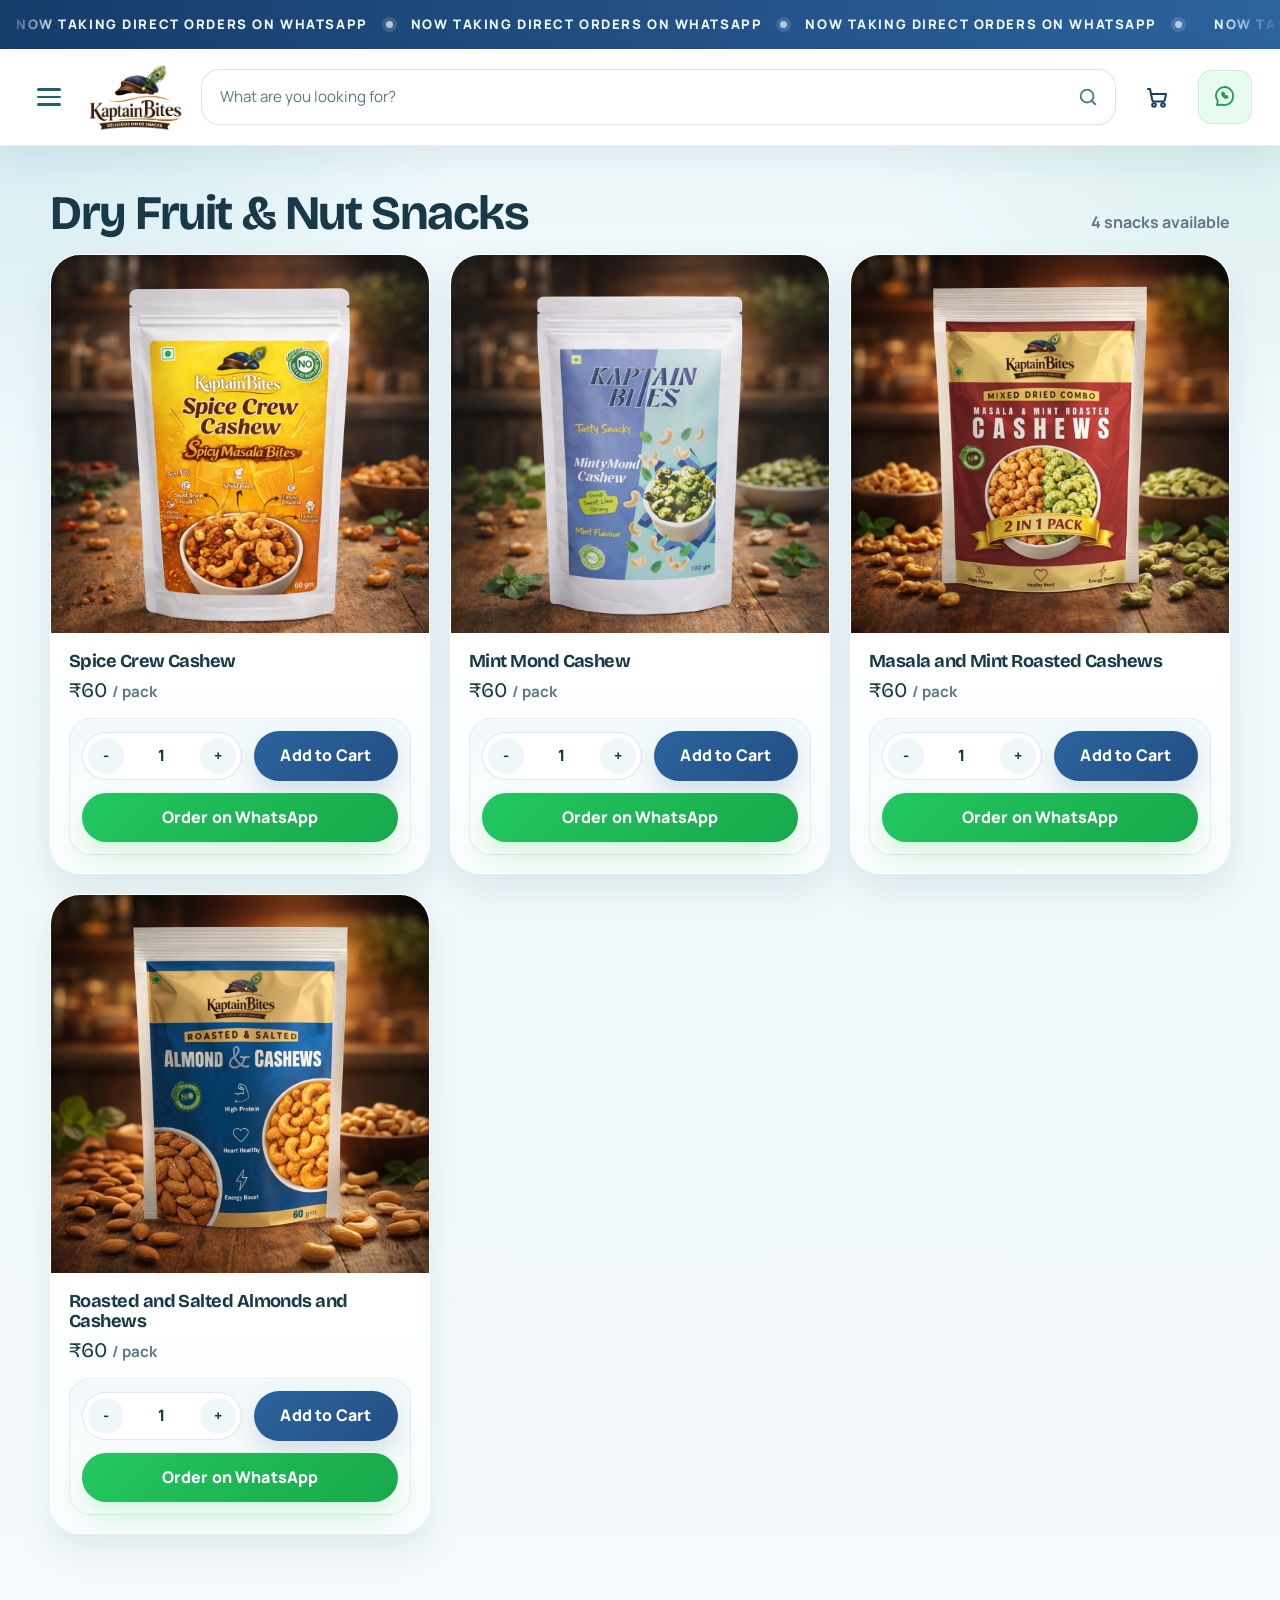
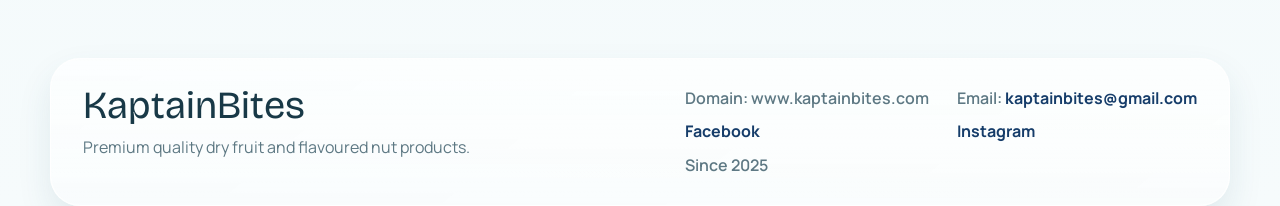
<file: products.html>
<!DOCTYPE html>
<html lang="en">
<head>
<meta charset="UTF-8">
<meta name="viewport" content="width=device-width, initial-scale=1.0">
<title>Snack Range | KaptainBites</title>
<meta name="description" content="Explore KaptainBites dry fruit and nut snacks, search the range, and open each snack on its own page.">
<link rel="preconnect" href="https://fonts.googleapis.com">
<link rel="preconnect" href="https://fonts.gstatic.com" crossorigin>
<link href="https://fonts.googleapis.com/css2?family=Bricolage+Grotesque:wght@400;500;600;700;800&family=Manrope:wght@400;500;600;700;800&display=swap" rel="stylesheet">
<link rel="stylesheet" href="style.css">
</head>
<body>
<div class="site-wrap">
<div class="announcement-bar">
<div class="announcement-bar__track" aria-label="now taking direct orders on whatsapp">
<div class="announcement-bar__group">
<span class="announcement-bar__item">now taking direct orders on whatsapp</span>
<span class="announcement-bar__separator" aria-hidden="true"></span>
<span class="announcement-bar__item">now taking direct orders on whatsapp</span>
<span class="announcement-bar__separator" aria-hidden="true"></span>
<span class="announcement-bar__item">now taking direct orders on whatsapp</span>
<span class="announcement-bar__separator" aria-hidden="true"></span>
</div>
<div class="announcement-bar__group" aria-hidden="true">
<span class="announcement-bar__item">now taking direct orders on whatsapp</span>
<span class="announcement-bar__separator" aria-hidden="true"></span>
<span class="announcement-bar__item">now taking direct orders on whatsapp</span>
<span class="announcement-bar__separator" aria-hidden="true"></span>
<span class="announcement-bar__item">now taking direct orders on whatsapp</span>
<span class="announcement-bar__separator" aria-hidden="true"></span>
</div>
</div>
</div>

<header class="site-header">
<a href="index.html" class="brand" aria-label="KaptainBites home">
<span class="brand__logo">
<img src="images/logo-header.png" alt="KaptainBites logo">
</span>
</a>

<button type="button" class="site-header__menu-toggle" aria-expanded="false" aria-controls="primary-nav">
<span class="visually-hidden">Toggle navigation</span>
<span class="site-header__menu-toggle-bar" aria-hidden="true"></span>
<span class="site-header__menu-toggle-bar" aria-hidden="true"></span>
<span class="site-header__menu-toggle-bar" aria-hidden="true"></span>
</button>

<nav id="primary-nav" class="site-nav" aria-label="Primary navigation">
<a href="index.html">Home</a>
<a href="products.html" aria-current="page">Snack Range</a>
<a href="company.html">Our Company</a>
<a href="news.html">News</a>
<a href="investors.html">Investors</a>
</nav>

<div class="site-header__utilities">
<form class="site-search" role="search" autocomplete="off">
<label class="visually-hidden" for="product-search">Search products</label>
<input id="product-search" type="search" placeholder="What are you looking for?" aria-autocomplete="list" aria-controls="search-dropdown" aria-expanded="false">
<button type="button" class="site-search__clear" aria-label="Clear search" hidden>&times;</button>
<span class="site-search__icon" aria-hidden="true">
<svg viewBox="0 0 24 24" focusable="false">
<circle cx="11" cy="11" r="7"></circle>
<path d="M20 20L16.65 16.65"></path>
</svg>
</span>
</form>
<a href="cart.html" class="cart-link" aria-label="View cart">
<span class="cart-link__label">Cart</span>
<span class="cart-link__icon" aria-hidden="true">
<svg viewBox="0 0 24 24" focusable="false">
<circle cx="9" cy="20" r="1.8"></circle>
<circle cx="18" cy="20" r="1.8"></circle>
<path d="M3 4H5L7.3 15.2C7.45 15.93 8.09 16.45 8.84 16.45H18.2C18.9 16.45 19.52 15.98 19.71 15.3L21 9H7.1"></path>
</svg>
</span>
<span class="cart-link__count" data-cart-count hidden>0</span>
</a>
<a href="https://wa.me/917760172150?text=Hi%2C%20I%20want%20to%20know%20more%20about%20KaptainBites%20products." class="whatsapp-link" target="_blank" rel="noopener noreferrer" aria-label="Order on WhatsApp">
<span class="whatsapp-link__icon" aria-hidden="true">
<svg viewBox="0 0 24 24" focusable="false">
<path d="M20 11.5A8.5 8.5 0 0 1 8.62 19.54L4 20L4.8 15.7A8.5 8.5 0 1 1 20 11.5Z"></path>
<path d="M10.2 9.2C10.64 10.13 11.37 10.86 12.3 11.3"></path>
<path d="M10.33 8.04L9.87 8.97C9.72 9.27 9.79 9.64 10.03 9.87L11.43 11.17C11.67 11.4 12.03 11.45 12.32 11.31L13.13 10.92C13.48 10.75 13.89 10.88 14.08 11.22L14.42 11.84C14.61 12.19 14.49 12.63 14.14 12.83C13.77 13.04 13.3 13.1 12.75 12.95C11.94 12.72 11.17 12.25 10.47 11.55C9.77 10.85 9.3 10.08 9.08 9.27C8.92 8.71 8.98 8.25 9.18 7.87C9.38 7.52 9.82 7.4 10.17 7.59L10.79 7.93C11.13 8.12 11.27 8.53 11.09 8.88Z"></path>
</svg>
</span>
<span class="visually-hidden">Order on WhatsApp</span>
</a>
</div>

<div id="search-dropdown" class="site-search__dropdown" hidden>
<section class="search-panel" aria-label="Search results panel">
<div class="search-panel__suggestions">
<h3 class="search-panel__title">Suggestions</h3>
<div id="search-keywords" class="search-panel__keywords" aria-label="Search suggestions"></div>
</div>

<div class="search-panel__body">
<div class="search-panel__products-block">
<div class="search-panel__header">
<h3 class="search-panel__title">Products</h3>
<button id="search-view-all" type="button" class="search-panel__view-all">View all</button>
</div>
<div id="search-suggestions-list" class="search-panel__products" role="listbox" aria-label="Matching products"></div>
</div>

<aside class="search-panel__pages">
<h3 class="search-panel__title">Pages</h3>
<nav class="search-panel__links" aria-label="Website pages">
<a href="index.html" data-page-link>Home</a>
<a href="products.html" data-page-link>Snack Range</a>
<a href="company.html" data-page-link>Our Company</a>
<a href="news.html" data-page-link>News</a>
<a href="investors.html" data-page-link>Investors</a>
<a href="cart.html" data-page-link>Cart</a>
<a href="company.html#contact" data-page-link>Company Details</a>
</nav>
</aside>
</div>
</section>
</div>
</header>

<main id="top" class="page-main">
<section id="products" class="section products-section">
<div class="products-section__top reveal">
<h2>Dry Fruit &amp; Nut Snacks</h2>
<p id="product-count">Snacks available</p>
</div>

<div id="products-grid" class="products-grid"></div>

<div id="catalog-empty" class="catalog-empty" hidden>
<h3>No products matched your search.</h3>
<p>Try another keyword or clear the search to view the complete KaptainBites range.</p>
</div>
</section>
</main>

<footer class="site-footer">
<div>
<p class="site-footer__brand">KaptainBites</p>
<p>Premium quality dry fruit and flavoured nut products.</p>
</div>

<div class="site-footer__meta">
<p>Domain: www.kaptainbites.com</p>
<p>Email: <a href="mailto:kaptainbites@gmail.com">kaptainbites@gmail.com</a></p>
<p><a href="#" aria-label="KaptainBites Facebook link">Facebook</a></p>
<p><a href="#" aria-label="KaptainBites Instagram link">Instagram</a></p>
<p>Since 2025</p>
</div>
</footer>
</div>

<script src="products-data.js"></script>
<script src="cart-utils.js"></script>
<script src="script.js"></script>
</body>
</html>
</file>
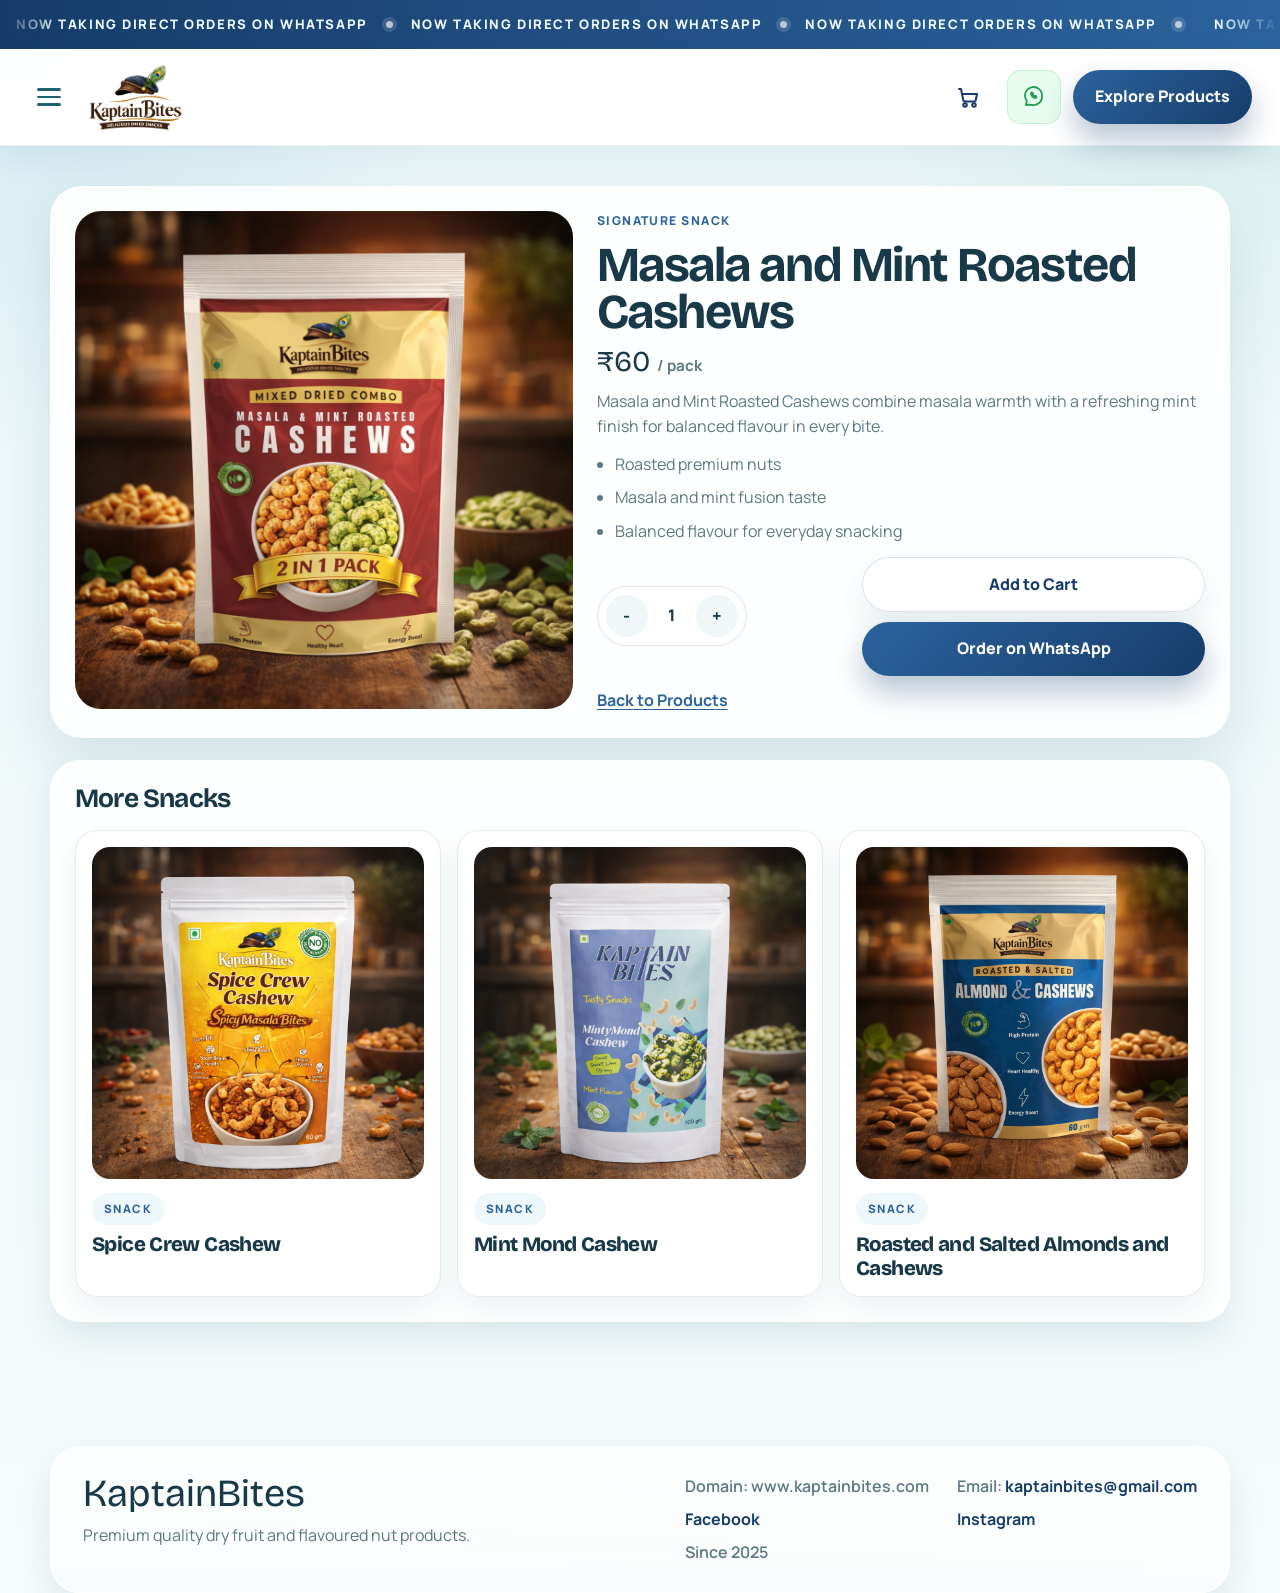
<file: products/masala-mint-roast.html>
<!DOCTYPE html>
<html lang="en">
<head>
<meta charset="UTF-8">
<meta name="viewport" content="width=device-width, initial-scale=1.0">
<title>Masala and Mint Roasted Cashews | KaptainBites</title>
<meta name="description" content="Masala and Mint Roasted Cashews by KaptainBites - roasted premium nuts with a balanced masala and mint fusion profile.">
<link rel="preconnect" href="https://fonts.googleapis.com">
<link rel="preconnect" href="https://fonts.gstatic.com" crossorigin>
<link href="https://fonts.googleapis.com/css2?family=Bricolage+Grotesque:wght@400;500;600;700;800&family=Manrope:wght@400;500;600;700;800&display=swap" rel="stylesheet">
<link rel="stylesheet" href="../style.css">
</head>
<body class="product-page" data-product-id="masala-mint-roast">
<div class="site-wrap">
<div class="announcement-bar">
<div class="announcement-bar__track" aria-label="now taking direct orders on whatsapp">
<div class="announcement-bar__group">
<span class="announcement-bar__item">now taking direct orders on whatsapp</span>
<span class="announcement-bar__separator" aria-hidden="true"></span>
<span class="announcement-bar__item">now taking direct orders on whatsapp</span>
<span class="announcement-bar__separator" aria-hidden="true"></span>
<span class="announcement-bar__item">now taking direct orders on whatsapp</span>
<span class="announcement-bar__separator" aria-hidden="true"></span>
</div>
<div class="announcement-bar__group" aria-hidden="true">
<span class="announcement-bar__item">now taking direct orders on whatsapp</span>
<span class="announcement-bar__separator" aria-hidden="true"></span>
<span class="announcement-bar__item">now taking direct orders on whatsapp</span>
<span class="announcement-bar__separator" aria-hidden="true"></span>
<span class="announcement-bar__item">now taking direct orders on whatsapp</span>
<span class="announcement-bar__separator" aria-hidden="true"></span>
</div>
</div>
</div>

<header class="site-header product-header">
<a href="../index.html" class="brand" aria-label="KaptainBites home">
<span class="brand__logo">
<img src="../images/logo-header.png" alt="KaptainBites logo">
</span>
</a>

<button type="button" class="site-header__menu-toggle" aria-expanded="false" aria-controls="primary-nav">
<span class="visually-hidden">Toggle navigation</span>
<span class="site-header__menu-toggle-bar" aria-hidden="true"></span>
<span class="site-header__menu-toggle-bar" aria-hidden="true"></span>
<span class="site-header__menu-toggle-bar" aria-hidden="true"></span>
</button>

<nav id="primary-nav" class="site-nav" aria-label="Primary navigation">
<a href="../index.html">Home</a>
<a href="../company.html">Our Company</a>
<a href="../news.html">News</a>
<a href="../products.html" aria-current="page">Snack Range</a>
<a href="../investors.html">Investors</a>
</nav>

<div class="product-header__actions">
<a href="../cart.html" class="cart-link" aria-label="View cart">
<span class="cart-link__label">Cart</span>
<span class="cart-link__icon" aria-hidden="true">
<svg viewBox="0 0 24 24" focusable="false">
<circle cx="9" cy="20" r="1.8"></circle>
<circle cx="18" cy="20" r="1.8"></circle>
<path d="M3 4H5L7.3 15.2C7.45 15.93 8.09 16.45 8.84 16.45H18.2C18.9 16.45 19.52 15.98 19.71 15.3L21 9H7.1"></path>
</svg>
</span>
<span class="cart-link__count" data-cart-count hidden>0</span>
</a>
<a href="https://wa.me/917760172150?text=Hi%2C%20I%20want%20to%20know%20more%20about%20KaptainBites%20products." class="whatsapp-link" target="_blank" rel="noopener noreferrer" aria-label="Order on WhatsApp">
<span class="whatsapp-link__icon" aria-hidden="true">
<svg viewBox="0 0 24 24" focusable="false">
<path d="M20 11.5A8.5 8.5 0 0 1 8.62 19.54L4 20L4.8 15.7A8.5 8.5 0 1 1 20 11.5Z"></path>
<path d="M10.2 9.2C10.64 10.13 11.37 10.86 12.3 11.3"></path>
<path d="M10.33 8.04L9.87 8.97C9.72 9.27 9.79 9.64 10.03 9.87L11.43 11.17C11.67 11.4 12.03 11.45 12.32 11.31L13.13 10.92C13.48 10.75 13.89 10.88 14.08 11.22L14.42 11.84C14.61 12.19 14.49 12.63 14.14 12.83C13.77 13.04 13.3 13.1 12.75 12.95C11.94 12.72 11.17 12.25 10.47 11.55C9.77 10.85 9.3 10.08 9.08 9.27C8.92 8.71 8.98 8.25 9.18 7.87C9.38 7.52 9.82 7.4 10.17 7.59L10.79 7.93C11.13 8.12 11.27 8.53 11.09 8.88Z"></path>
</svg>
</span>
<span class="visually-hidden">Order on WhatsApp</span>
</a>
<a href="../products.html" class="btn btn-primary product-header__cta">Explore Products</a>
</div>
</header>

<main class="section product-main">
<div id="product-detail" class="product-detail-shell"></div>
</main>

<footer class="site-footer">
<div>
<p class="site-footer__brand">KaptainBites</p>
<p>Premium quality dry fruit and flavoured nut products.</p>
</div>
<div class="site-footer__meta">
<p>Domain: www.kaptainbites.com</p>
<p>Email: <a href="mailto:kaptainbites@gmail.com">kaptainbites@gmail.com</a></p>
<p><a href="#" aria-label="KaptainBites Facebook link">Facebook</a></p>
<p><a href="#" aria-label="KaptainBites Instagram link">Instagram</a></p>
<p>Since 2025</p>
</div>
</footer>
</div>

<script src="../products-data.js"></script>
<script src="../cart-utils.js"></script>
<script src="../product-page.js"></script>
</body>
</html>
</file>
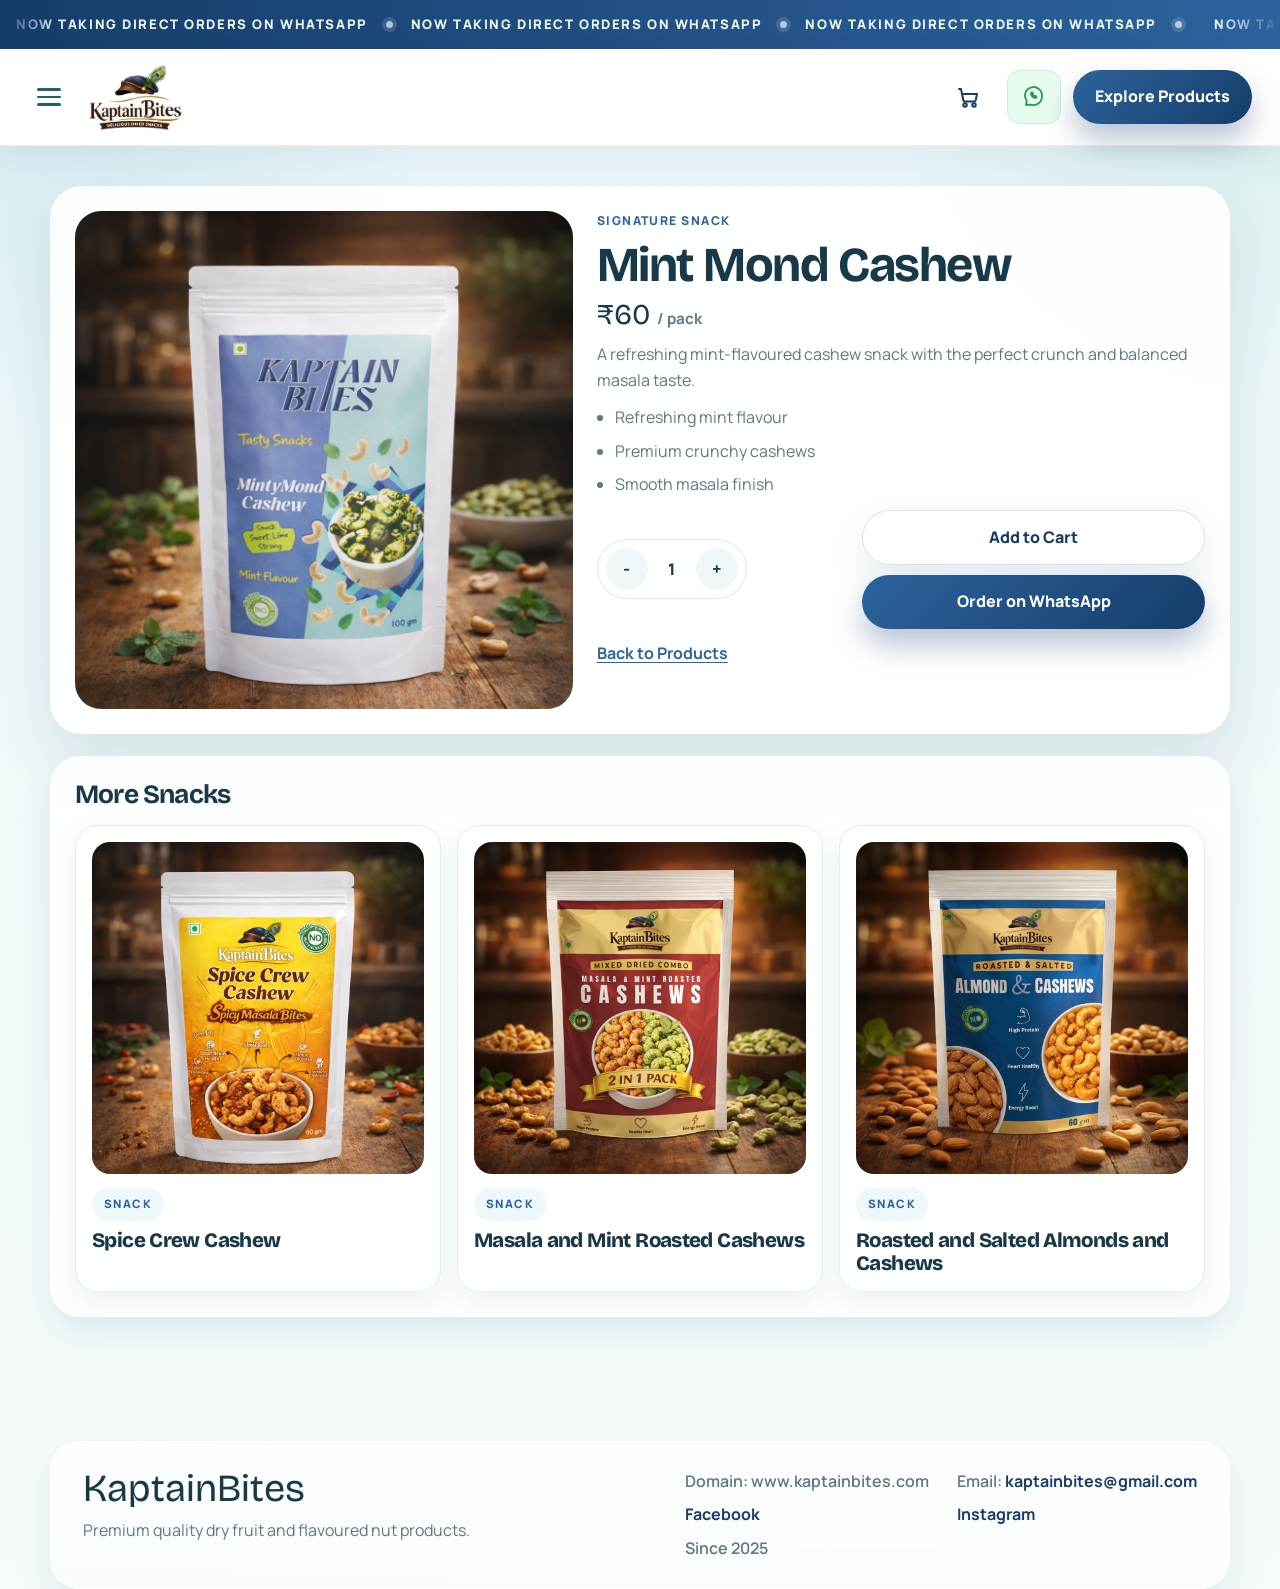
<file: products/mint-mond-cashew.html>
<!DOCTYPE html>
<html lang="en">
<head>
<meta charset="UTF-8">
<meta name="viewport" content="width=device-width, initial-scale=1.0">
<title>Mint Mond Cashew | KaptainBites</title>
<meta name="description" content="Mint Mond Cashew by KaptainBites - refreshing mint-flavoured premium cashew snack.">
<link rel="preconnect" href="https://fonts.googleapis.com">
<link rel="preconnect" href="https://fonts.gstatic.com" crossorigin>
<link href="https://fonts.googleapis.com/css2?family=Bricolage+Grotesque:wght@400;500;600;700;800&family=Manrope:wght@400;500;600;700;800&display=swap" rel="stylesheet">
<link rel="stylesheet" href="../style.css">
</head>
<body class="product-page" data-product-id="mint-mond-cashew">
<div class="site-wrap">
<div class="announcement-bar">
<div class="announcement-bar__track" aria-label="now taking direct orders on whatsapp">
<div class="announcement-bar__group">
<span class="announcement-bar__item">now taking direct orders on whatsapp</span>
<span class="announcement-bar__separator" aria-hidden="true"></span>
<span class="announcement-bar__item">now taking direct orders on whatsapp</span>
<span class="announcement-bar__separator" aria-hidden="true"></span>
<span class="announcement-bar__item">now taking direct orders on whatsapp</span>
<span class="announcement-bar__separator" aria-hidden="true"></span>
</div>
<div class="announcement-bar__group" aria-hidden="true">
<span class="announcement-bar__item">now taking direct orders on whatsapp</span>
<span class="announcement-bar__separator" aria-hidden="true"></span>
<span class="announcement-bar__item">now taking direct orders on whatsapp</span>
<span class="announcement-bar__separator" aria-hidden="true"></span>
<span class="announcement-bar__item">now taking direct orders on whatsapp</span>
<span class="announcement-bar__separator" aria-hidden="true"></span>
</div>
</div>
</div>

<header class="site-header product-header">
<a href="../index.html" class="brand" aria-label="KaptainBites home">
<span class="brand__logo">
<img src="../images/logo-header.png" alt="KaptainBites logo">
</span>
</a>

<button type="button" class="site-header__menu-toggle" aria-expanded="false" aria-controls="primary-nav">
<span class="visually-hidden">Toggle navigation</span>
<span class="site-header__menu-toggle-bar" aria-hidden="true"></span>
<span class="site-header__menu-toggle-bar" aria-hidden="true"></span>
<span class="site-header__menu-toggle-bar" aria-hidden="true"></span>
</button>

<nav id="primary-nav" class="site-nav" aria-label="Primary navigation">
<a href="../index.html">Home</a>
<a href="../company.html">Our Company</a>
<a href="../news.html">News</a>
<a href="../products.html" aria-current="page">Snack Range</a>
<a href="../investors.html">Investors</a>
</nav>

<div class="product-header__actions">
<a href="../cart.html" class="cart-link" aria-label="View cart">
<span class="cart-link__label">Cart</span>
<span class="cart-link__icon" aria-hidden="true">
<svg viewBox="0 0 24 24" focusable="false">
<circle cx="9" cy="20" r="1.8"></circle>
<circle cx="18" cy="20" r="1.8"></circle>
<path d="M3 4H5L7.3 15.2C7.45 15.93 8.09 16.45 8.84 16.45H18.2C18.9 16.45 19.52 15.98 19.71 15.3L21 9H7.1"></path>
</svg>
</span>
<span class="cart-link__count" data-cart-count hidden>0</span>
</a>
<a href="https://wa.me/917760172150?text=Hi%2C%20I%20want%20to%20know%20more%20about%20KaptainBites%20products." class="whatsapp-link" target="_blank" rel="noopener noreferrer" aria-label="Order on WhatsApp">
<span class="whatsapp-link__icon" aria-hidden="true">
<svg viewBox="0 0 24 24" focusable="false">
<path d="M20 11.5A8.5 8.5 0 0 1 8.62 19.54L4 20L4.8 15.7A8.5 8.5 0 1 1 20 11.5Z"></path>
<path d="M10.2 9.2C10.64 10.13 11.37 10.86 12.3 11.3"></path>
<path d="M10.33 8.04L9.87 8.97C9.72 9.27 9.79 9.64 10.03 9.87L11.43 11.17C11.67 11.4 12.03 11.45 12.32 11.31L13.13 10.92C13.48 10.75 13.89 10.88 14.08 11.22L14.42 11.84C14.61 12.19 14.49 12.63 14.14 12.83C13.77 13.04 13.3 13.1 12.75 12.95C11.94 12.72 11.17 12.25 10.47 11.55C9.77 10.85 9.3 10.08 9.08 9.27C8.92 8.71 8.98 8.25 9.18 7.87C9.38 7.52 9.82 7.4 10.17 7.59L10.79 7.93C11.13 8.12 11.27 8.53 11.09 8.88Z"></path>
</svg>
</span>
<span class="visually-hidden">Order on WhatsApp</span>
</a>
<a href="../products.html" class="btn btn-primary product-header__cta">Explore Products</a>
</div>
</header>

<main class="section product-main">
<div id="product-detail" class="product-detail-shell"></div>
</main>

<footer class="site-footer">
<div>
<p class="site-footer__brand">KaptainBites</p>
<p>Premium quality dry fruit and flavoured nut products.</p>
</div>
<div class="site-footer__meta">
<p>Domain: www.kaptainbites.com</p>
<p>Email: <a href="mailto:kaptainbites@gmail.com">kaptainbites@gmail.com</a></p>
<p><a href="#" aria-label="KaptainBites Facebook link">Facebook</a></p>
<p><a href="#" aria-label="KaptainBites Instagram link">Instagram</a></p>
<p>Since 2025</p>
</div>
</footer>
</div>

<script src="../products-data.js"></script>
<script src="../cart-utils.js"></script>
<script src="../product-page.js"></script>
</body>
</html>
</file>
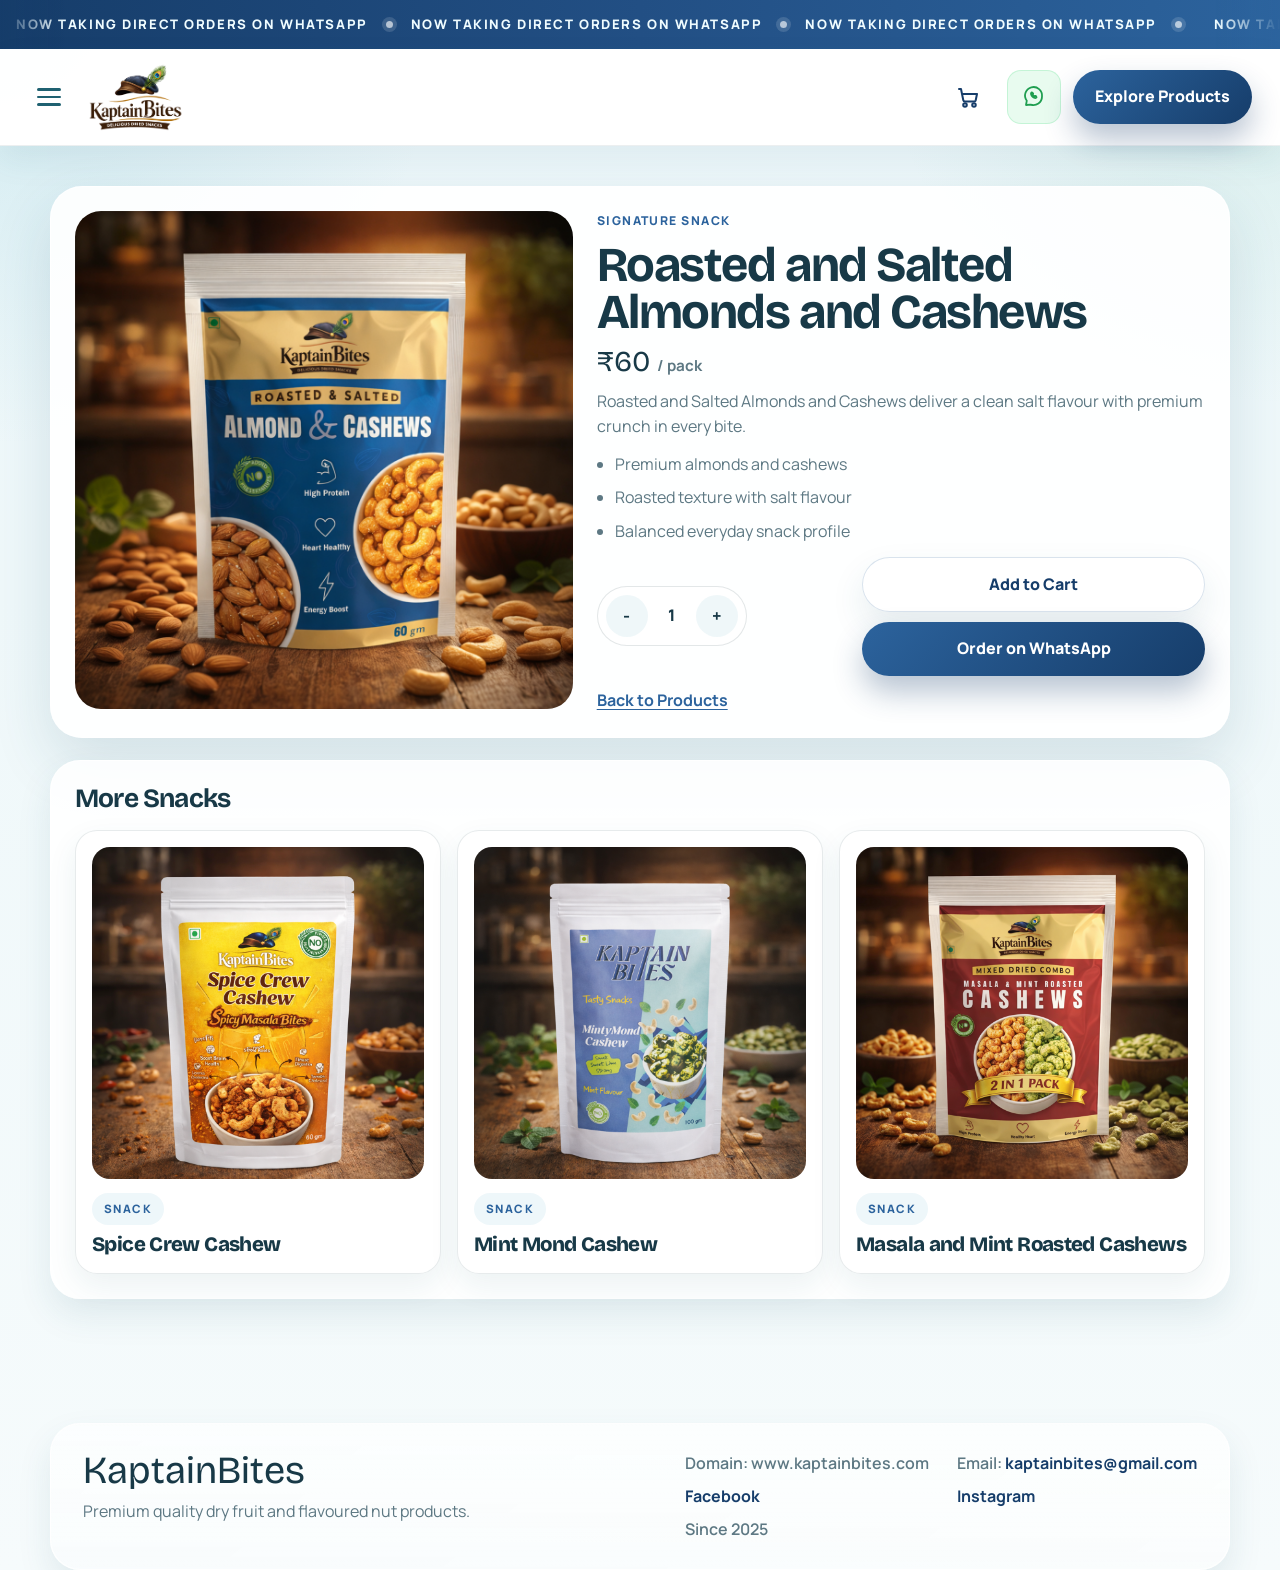
<file: products/roasted-salted-almond-cashew.html>
<!DOCTYPE html>
<html lang="en">
<head>
<meta charset="UTF-8">
<meta name="viewport" content="width=device-width, initial-scale=1.0">
<title>Roasted and Salted Almonds and Cashews | KaptainBites</title>
<meta name="description" content="Roasted and Salted Almonds and Cashews by KaptainBites - premium roasted nuts with a clean salt flavour.">
<link rel="preconnect" href="https://fonts.googleapis.com">
<link rel="preconnect" href="https://fonts.gstatic.com" crossorigin>
<link href="https://fonts.googleapis.com/css2?family=Bricolage+Grotesque:wght@400;500;600;700;800&family=Manrope:wght@400;500;600;700;800&display=swap" rel="stylesheet">
<link rel="stylesheet" href="../style.css">
</head>
<body class="product-page" data-product-id="roasted-salted-almond-cashew">
<div class="site-wrap">
<div class="announcement-bar">
<div class="announcement-bar__track" aria-label="now taking direct orders on whatsapp">
<div class="announcement-bar__group">
<span class="announcement-bar__item">now taking direct orders on whatsapp</span>
<span class="announcement-bar__separator" aria-hidden="true"></span>
<span class="announcement-bar__item">now taking direct orders on whatsapp</span>
<span class="announcement-bar__separator" aria-hidden="true"></span>
<span class="announcement-bar__item">now taking direct orders on whatsapp</span>
<span class="announcement-bar__separator" aria-hidden="true"></span>
</div>
<div class="announcement-bar__group" aria-hidden="true">
<span class="announcement-bar__item">now taking direct orders on whatsapp</span>
<span class="announcement-bar__separator" aria-hidden="true"></span>
<span class="announcement-bar__item">now taking direct orders on whatsapp</span>
<span class="announcement-bar__separator" aria-hidden="true"></span>
<span class="announcement-bar__item">now taking direct orders on whatsapp</span>
<span class="announcement-bar__separator" aria-hidden="true"></span>
</div>
</div>
</div>

<header class="site-header product-header">
<a href="../index.html" class="brand" aria-label="KaptainBites home">
<span class="brand__logo">
<img src="../images/logo-header.png" alt="KaptainBites logo">
</span>
</a>

<button type="button" class="site-header__menu-toggle" aria-expanded="false" aria-controls="primary-nav">
<span class="visually-hidden">Toggle navigation</span>
<span class="site-header__menu-toggle-bar" aria-hidden="true"></span>
<span class="site-header__menu-toggle-bar" aria-hidden="true"></span>
<span class="site-header__menu-toggle-bar" aria-hidden="true"></span>
</button>

<nav id="primary-nav" class="site-nav" aria-label="Primary navigation">
<a href="../index.html">Home</a>
<a href="../company.html">Our Company</a>
<a href="../news.html">News</a>
<a href="../products.html" aria-current="page">Snack Range</a>
<a href="../investors.html">Investors</a>
</nav>

<div class="product-header__actions">
<a href="../cart.html" class="cart-link" aria-label="View cart">
<span class="cart-link__label">Cart</span>
<span class="cart-link__icon" aria-hidden="true">
<svg viewBox="0 0 24 24" focusable="false">
<circle cx="9" cy="20" r="1.8"></circle>
<circle cx="18" cy="20" r="1.8"></circle>
<path d="M3 4H5L7.3 15.2C7.45 15.93 8.09 16.45 8.84 16.45H18.2C18.9 16.45 19.52 15.98 19.71 15.3L21 9H7.1"></path>
</svg>
</span>
<span class="cart-link__count" data-cart-count hidden>0</span>
</a>
<a href="https://wa.me/917760172150?text=Hi%2C%20I%20want%20to%20know%20more%20about%20KaptainBites%20products." class="whatsapp-link" target="_blank" rel="noopener noreferrer" aria-label="Order on WhatsApp">
<span class="whatsapp-link__icon" aria-hidden="true">
<svg viewBox="0 0 24 24" focusable="false">
<path d="M20 11.5A8.5 8.5 0 0 1 8.62 19.54L4 20L4.8 15.7A8.5 8.5 0 1 1 20 11.5Z"></path>
<path d="M10.2 9.2C10.64 10.13 11.37 10.86 12.3 11.3"></path>
<path d="M10.33 8.04L9.87 8.97C9.72 9.27 9.79 9.64 10.03 9.87L11.43 11.17C11.67 11.4 12.03 11.45 12.32 11.31L13.13 10.92C13.48 10.75 13.89 10.88 14.08 11.22L14.42 11.84C14.61 12.19 14.49 12.63 14.14 12.83C13.77 13.04 13.3 13.1 12.75 12.95C11.94 12.72 11.17 12.25 10.47 11.55C9.77 10.85 9.3 10.08 9.08 9.27C8.92 8.71 8.98 8.25 9.18 7.87C9.38 7.52 9.82 7.4 10.17 7.59L10.79 7.93C11.13 8.12 11.27 8.53 11.09 8.88Z"></path>
</svg>
</span>
<span class="visually-hidden">Order on WhatsApp</span>
</a>
<a href="../products.html" class="btn btn-primary product-header__cta">Explore Products</a>
</div>
</header>

<main class="section product-main">
<div id="product-detail" class="product-detail-shell"></div>
</main>

<footer class="site-footer">
<div>
<p class="site-footer__brand">KaptainBites</p>
<p>Premium quality dry fruit and flavoured nut products.</p>
</div>
<div class="site-footer__meta">
<p>Domain: www.kaptainbites.com</p>
<p>Email: <a href="mailto:kaptainbites@gmail.com">kaptainbites@gmail.com</a></p>
<p><a href="#" aria-label="KaptainBites Facebook link">Facebook</a></p>
<p><a href="#" aria-label="KaptainBites Instagram link">Instagram</a></p>
<p>Since 2025</p>
</div>
</footer>
</div>

<script src="../products-data.js"></script>
<script src="../cart-utils.js"></script>
<script src="../product-page.js"></script>
</body>
</html>
</file>
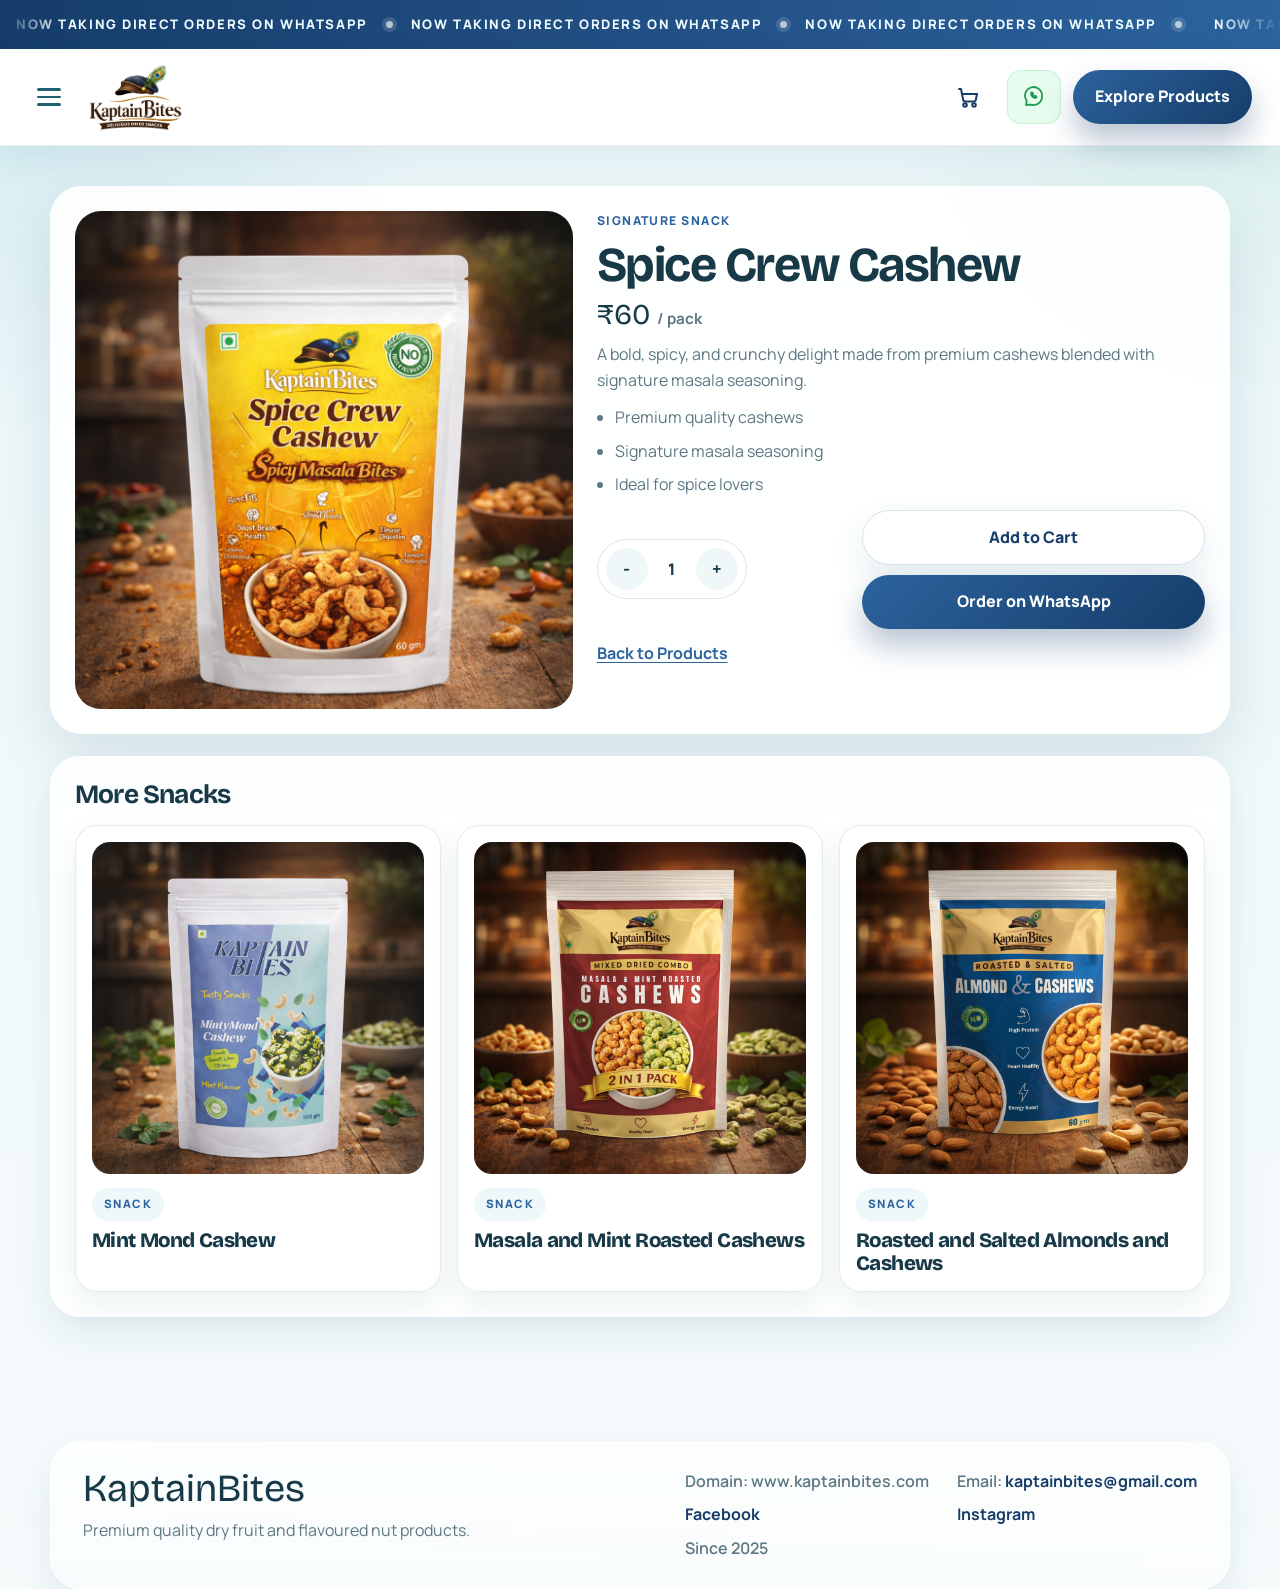
<file: products/spice-crew-cashew.html>
<!DOCTYPE html>
<html lang="en">
<head>
<meta charset="UTF-8">
<meta name="viewport" content="width=device-width, initial-scale=1.0">
<title>Spice Crew Cashew | KaptainBites</title>
<meta name="description" content="Spice Crew Cashew by KaptainBites - bold, spicy, and crunchy premium cashew snack.">
<link rel="preconnect" href="https://fonts.googleapis.com">
<link rel="preconnect" href="https://fonts.gstatic.com" crossorigin>
<link href="https://fonts.googleapis.com/css2?family=Bricolage+Grotesque:wght@400;500;600;700;800&family=Manrope:wght@400;500;600;700;800&display=swap" rel="stylesheet">
<link rel="stylesheet" href="../style.css">
</head>
<body class="product-page" data-product-id="spice-crew-cashew">
<div class="site-wrap">
<div class="announcement-bar">
<div class="announcement-bar__track" aria-label="now taking direct orders on whatsapp">
<div class="announcement-bar__group">
<span class="announcement-bar__item">now taking direct orders on whatsapp</span>
<span class="announcement-bar__separator" aria-hidden="true"></span>
<span class="announcement-bar__item">now taking direct orders on whatsapp</span>
<span class="announcement-bar__separator" aria-hidden="true"></span>
<span class="announcement-bar__item">now taking direct orders on whatsapp</span>
<span class="announcement-bar__separator" aria-hidden="true"></span>
</div>
<div class="announcement-bar__group" aria-hidden="true">
<span class="announcement-bar__item">now taking direct orders on whatsapp</span>
<span class="announcement-bar__separator" aria-hidden="true"></span>
<span class="announcement-bar__item">now taking direct orders on whatsapp</span>
<span class="announcement-bar__separator" aria-hidden="true"></span>
<span class="announcement-bar__item">now taking direct orders on whatsapp</span>
<span class="announcement-bar__separator" aria-hidden="true"></span>
</div>
</div>
</div>

<header class="site-header product-header">
<a href="../index.html" class="brand" aria-label="KaptainBites home">
<span class="brand__logo">
<img src="../images/logo-header.png" alt="KaptainBites logo">
</span>
</a>

<button type="button" class="site-header__menu-toggle" aria-expanded="false" aria-controls="primary-nav">
<span class="visually-hidden">Toggle navigation</span>
<span class="site-header__menu-toggle-bar" aria-hidden="true"></span>
<span class="site-header__menu-toggle-bar" aria-hidden="true"></span>
<span class="site-header__menu-toggle-bar" aria-hidden="true"></span>
</button>

<nav id="primary-nav" class="site-nav" aria-label="Primary navigation">
<a href="../index.html">Home</a>
<a href="../company.html">Our Company</a>
<a href="../news.html">News</a>
<a href="../products.html" aria-current="page">Snack Range</a>
<a href="../investors.html">Investors</a>
</nav>

<div class="product-header__actions">
<a href="../cart.html" class="cart-link" aria-label="View cart">
<span class="cart-link__label">Cart</span>
<span class="cart-link__icon" aria-hidden="true">
<svg viewBox="0 0 24 24" focusable="false">
<circle cx="9" cy="20" r="1.8"></circle>
<circle cx="18" cy="20" r="1.8"></circle>
<path d="M3 4H5L7.3 15.2C7.45 15.93 8.09 16.45 8.84 16.45H18.2C18.9 16.45 19.52 15.98 19.71 15.3L21 9H7.1"></path>
</svg>
</span>
<span class="cart-link__count" data-cart-count hidden>0</span>
</a>
<a href="https://wa.me/917760172150?text=Hi%2C%20I%20want%20to%20know%20more%20about%20KaptainBites%20products." class="whatsapp-link" target="_blank" rel="noopener noreferrer" aria-label="Order on WhatsApp">
<span class="whatsapp-link__icon" aria-hidden="true">
<svg viewBox="0 0 24 24" focusable="false">
<path d="M20 11.5A8.5 8.5 0 0 1 8.62 19.54L4 20L4.8 15.7A8.5 8.5 0 1 1 20 11.5Z"></path>
<path d="M10.2 9.2C10.64 10.13 11.37 10.86 12.3 11.3"></path>
<path d="M10.33 8.04L9.87 8.97C9.72 9.27 9.79 9.64 10.03 9.87L11.43 11.17C11.67 11.4 12.03 11.45 12.32 11.31L13.13 10.92C13.48 10.75 13.89 10.88 14.08 11.22L14.42 11.84C14.61 12.19 14.49 12.63 14.14 12.83C13.77 13.04 13.3 13.1 12.75 12.95C11.94 12.72 11.17 12.25 10.47 11.55C9.77 10.85 9.3 10.08 9.08 9.27C8.92 8.71 8.98 8.25 9.18 7.87C9.38 7.52 9.82 7.4 10.17 7.59L10.79 7.93C11.13 8.12 11.27 8.53 11.09 8.88Z"></path>
</svg>
</span>
<span class="visually-hidden">Order on WhatsApp</span>
</a>
<a href="../products.html" class="btn btn-primary product-header__cta">Explore Products</a>
</div>
</header>

<main class="section product-main">
<div id="product-detail" class="product-detail-shell"></div>
</main>

<footer class="site-footer">
<div>
<p class="site-footer__brand">KaptainBites</p>
<p>Premium quality dry fruit and flavoured nut products.</p>
</div>
<div class="site-footer__meta">
<p>Domain: www.kaptainbites.com</p>
<p>Email: <a href="mailto:kaptainbites@gmail.com">kaptainbites@gmail.com</a></p>
<p><a href="#" aria-label="KaptainBites Facebook link">Facebook</a></p>
<p><a href="#" aria-label="KaptainBites Instagram link">Instagram</a></p>
<p>Since 2025</p>
</div>
</footer>
</div>

<script src="../products-data.js"></script>
<script src="../cart-utils.js"></script>
<script src="../product-page.js"></script>
</body>
</html>
</file>
<file: style.css>
:root{
--bg:#eef7fa;
--bg-soft:#f6fbfc;
--surface:#ffffff;
--surface-soft:rgba(255,255,255,0.78);
--surface-strong:#2f7f91;
--surface-deep:#1f6171;
--surface-mint:#5fb4c6;
--surface-sky:#67b7c9;
--surface-sea:#4196ab;
--surface-green:#6ebea8;
--brand-blue:#224f84;
--brand-blue-mid:#2c639d;
--brand-blue-deep:#163d6a;
--text:#183947;
--muted:#5d7883;
--line:rgba(24,57,71,0.12);
--shadow:0 24px 60px rgba(29,88,103,0.14);
--shadow-soft:0 16px 34px rgba(29,88,103,0.10);
--radius-xl:36px;
--radius-lg:28px;
--radius-md:22px;
--radius-sm:18px;
--container:min(1180px, calc(100% - 48px));
}

*{
box-sizing:border-box;
}

html{
scroll-behavior:smooth;
}

body{
margin:0;
font-family:"Manrope", sans-serif;
background:
radial-gradient(circle at top left, rgba(95,180,198,0.22), transparent 22%),
radial-gradient(circle at top right, rgba(110,190,168,0.20), transparent 20%),
linear-gradient(180deg, #eef8fb 0%, #eff8fa 38%, #f6fbfc 100%);
color:var(--text);
line-height:1.6;
overflow-x:hidden;
}

img{
display:block;
max-width:100%;
}

a{
color:inherit;
text-decoration:none;
}

button,
input{
font:inherit;
}

button{
cursor:pointer;
}

.visually-hidden{
position:absolute;
width:1px;
height:1px;
padding:0;
margin:-1px;
overflow:hidden;
clip:rect(0, 0, 0, 0);
white-space:nowrap;
border:0;
}

.site-wrap{
position:relative;
}

.announcement-bar{
padding:14px 0;
background:linear-gradient(90deg, var(--brand-blue-deep), var(--brand-blue), var(--brand-blue-mid));
color:#effcff;
font-size:0.82rem;
font-weight:800;
letter-spacing:0.12em;
text-transform:uppercase;
position:relative;
z-index:24;
overflow:hidden;
}

.announcement-bar::before,
.announcement-bar::after{
content:"";
position:absolute;
top:0;
bottom:0;
width:64px;
z-index:1;
pointer-events:none;
}

.announcement-bar::before{
left:0;
background:linear-gradient(90deg, var(--brand-blue-deep), rgba(22,61,106,0));
}

.announcement-bar::after{
right:0;
background:linear-gradient(270deg, var(--brand-blue-mid), rgba(44,99,157,0));
}

.announcement-bar__track{
display:flex;
align-items:center;
width:max-content;
gap:0;
animation:announcement-loop 32s linear infinite;
will-change:transform;
}

.announcement-bar__group{
display:flex;
align-items:center;
gap:18px;
flex:0 0 auto;
padding-inline:16px;
}

.announcement-bar__item{
white-space:nowrap;
}

.announcement-bar__separator{
width:7px;
height:7px;
border-radius:999px;
background:rgba(255,255,255,0.68);
box-shadow:0 0 0 4px rgba(255,255,255,0.14);
flex:0 0 auto;
}

@keyframes announcement-loop{
from{
transform:translateX(0);
}
to{
transform:translateX(calc(-50%));
}
}

.section,
.site-footer{
width:var(--container);
margin:0 auto;
}

.site-header{
width:100%;
margin:0;
padding:14px 28px;
display:grid;
grid-template-columns:auto auto minmax(0, 1fr);
align-items:center;
gap:18px;
position:sticky;
top:0;
z-index:24;
margin-bottom:0;
background:rgba(255,255,255,0.98);
border-bottom:1px solid rgba(24,57,71,0.08);
border-radius:0;
box-shadow:0 14px 30px rgba(31,97,113,0.08);
backdrop-filter:none;
overflow:visible;
}

.product-page .site-header{
margin-bottom:0;
}

.brand{
display:inline-flex;
align-items:center;
min-width:0;
grid-column:2;
grid-row:1;
padding:0;
border:none;
border-radius:0;
background:transparent;
box-shadow:none;
}

.brand__logo{
display:block;
height:68px;
flex:0 0 auto;
}

.brand__logo img{
width:auto;
height:100%;
object-fit:contain;
}

.site-header__menu-toggle{
display:inline-flex;
align-items:center;
justify-content:center;
flex-direction:column;
gap:5px;
width:42px;
height:42px;
padding:0;
border:none;
border-radius:0;
background:transparent;
color:var(--surface-deep);
box-shadow:none;
justify-self:start;
grid-column:1;
grid-row:1;
}

.site-header__menu-toggle-bar{
display:block;
width:24px;
height:2.5px;
border-radius:999px;
background:currentColor;
transition:transform 0.24s ease, opacity 0.24s ease;
}

.site-header__menu-toggle[aria-expanded="true"] .site-header__menu-toggle-bar:nth-child(2){
transform:translateY(7px) rotate(45deg);
}

.site-header__menu-toggle[aria-expanded="true"] .site-header__menu-toggle-bar:nth-child(3){
opacity:0;
}

.site-header__menu-toggle[aria-expanded="true"] .site-header__menu-toggle-bar:nth-child(4){
transform:translateY(-7px) rotate(-45deg);
}

.site-nav{
position:absolute;
top:calc(100% + 12px);
left:24px;
z-index:22;
display:grid;
gap:8px;
width:min(300px, calc(100vw - 40px));
padding:14px;
border-radius:24px;
background:rgba(255,255,255,0.96);
border:1px solid rgba(255,255,255,0.92);
box-shadow:0 24px 54px rgba(31,97,113,0.16);
backdrop-filter:blur(18px);
opacity:0;
pointer-events:none;
transform:translateY(-8px);
transition:opacity 0.22s ease, transform 0.22s ease;
}

.site-nav a{
display:block;
padding:12px 14px;
border-radius:16px;
font-size:0.92rem;
font-weight:700;
color:var(--muted);
background:rgba(95,180,198,0.08);
border:1px solid rgba(95,180,198,0.12);
transition:background 0.25s ease, color 0.25s ease, transform 0.25s ease, border-color 0.25s ease;
white-space:normal;
}

.site-nav a:hover,
.site-nav a:focus-visible{
background:#fff;
color:var(--text);
transform:translateY(-1px);
border-color:rgba(44,99,157,0.18);
outline:none;
}

.site-nav a[aria-current="page"]{
background:#fff;
color:var(--brand-blue-deep);
box-shadow:var(--shadow-soft);
}

.site-header.is-nav-open .site-nav{
opacity:1;
pointer-events:auto;
transform:none;
}

.site-header__utilities{
display:flex;
align-items:center;
justify-self:stretch;
gap:14px;
grid-column:3;
width:100%;
max-width:none;
}

.site-search{
display:flex;
align-items:center;
flex:1 1 auto;
width:100%;
min-width:0;
min-height:56px;
padding:8px 16px;
gap:12px;
background:#fff;
border:1px solid rgba(24,57,71,0.14);
border-radius:18px;
position:relative;
box-shadow:none;
}

.site-search input{
width:100%;
border:none;
outline:none;
background:transparent;
color:var(--text);
font-size:0.95rem;
}

.site-search input[type="search"]::-webkit-search-decoration,
.site-search input[type="search"]::-webkit-search-cancel-button{
-webkit-appearance:none;
appearance:none;
}

.site-search input::placeholder{
color:var(--muted);
}

.site-search:focus-within{
border-color:rgba(65,150,171,0.9);
box-shadow:0 0 0 4px rgba(95,180,198,0.18);
}

.site-search__clear{
display:inline-flex;
align-items:center;
justify-content:center;
width:26px;
height:26px;
padding:0;
border:none;
border-radius:50%;
background:rgba(95,180,198,0.12);
color:var(--surface-deep);
font-size:1.35rem;
line-height:1;
flex:0 0 auto;
}

.site-search__clear[hidden]{
display:none;
}

.site-search__icon{
display:inline-flex;
align-items:center;
justify-content:center;
flex:0 0 auto;
color:var(--surface-deep);
opacity:0.84;
}

.site-search__icon svg{
width:22px;
height:22px;
stroke:currentColor;
stroke-width:2;
fill:none;
stroke-linecap:round;
stroke-linejoin:round;
}

.site-search__dropdown{
grid-column:1 / -1;
margin-top:14px;
padding:22px 24px;
border-radius:24px;
background:rgba(255,255,255,0.96);
border:1px solid rgba(255,255,255,0.92);
box-shadow:0 24px 54px rgba(31,97,113,0.16);
backdrop-filter:blur(18px);
}

.search-panel{
display:grid;
gap:18px;
}

.search-panel__suggestions{
padding-bottom:14px;
border-bottom:1px solid var(--line);
}

.search-panel__title{
margin:0 0 12px;
font-family:"Bricolage Grotesque", sans-serif;
font-size:1.25rem;
line-height:1;
letter-spacing:-0.02em;
color:var(--brand-blue-deep);
}

.search-panel__keywords{
display:flex;
align-items:center;
flex-wrap:wrap;
gap:10px;
}

.search-panel__keyword{
padding:8px 14px;
border:none;
border-radius:999px;
background:rgba(95,180,198,0.14);
color:var(--surface-deep);
font-size:0.84rem;
font-weight:700;
transition:background 0.2s ease, transform 0.2s ease;
}

.search-panel__keyword:hover,
.search-panel__keyword:focus-visible{
background:rgba(95,180,198,0.24);
transform:translateY(-1px);
outline:none;
}

.search-panel__body{
display:grid;
grid-template-columns:minmax(0, 2.2fr) minmax(190px, 0.8fr);
gap:22px;
align-items:start;
}

.search-panel__header{
display:flex;
justify-content:space-between;
align-items:center;
gap:12px;
margin-bottom:12px;
}

.search-panel__view-all{
border:none;
background:transparent;
color:var(--brand-blue-mid);
font-weight:700;
text-decoration:underline;
text-decoration-thickness:1px;
text-underline-offset:3px;
}

.search-panel__products{
display:grid;
grid-template-columns:repeat(2, minmax(0, 1fr));
gap:12px;
}

.search-panel__product{
width:100%;
padding:12px;
border-radius:16px;
border:1px solid rgba(24,57,71,0.12);
background:#fff;
display:grid;
grid-template-columns:72px 1fr;
gap:12px;
align-items:center;
text-align:left;
transition:border-color 0.2s ease, box-shadow 0.2s ease, transform 0.2s ease;
}

.search-panel__product:hover,
.search-panel__product:focus-visible,
.search-panel__product.is-active{
border-color:rgba(44,99,157,0.42);
box-shadow:0 10px 22px rgba(31,97,113,0.12);
transform:translateY(-1px);
outline:none;
}

.search-panel__product-image{
width:72px;
height:72px;
border-radius:12px;
object-fit:cover;
}

.search-panel__product-copy{
display:grid;
gap:6px;
}

.search-panel__product-name{
font-weight:800;
font-size:1.02rem;
line-height:1.25;
color:var(--text);
}

.search-panel__product-price{
font-size:1.02rem;
font-weight:700;
color:var(--text);
}

.search-panel__product-price s{
margin-left:6px;
color:var(--muted);
font-weight:600;
}

.search-panel__pages{
padding-left:20px;
border-left:1px solid var(--line);
}

.search-panel__links{
display:grid;
gap:10px;
}

.search-panel__links a{
font-weight:600;
color:var(--text);
}

.search-panel__links a:hover,
.search-panel__links a:focus-visible{
color:var(--brand-blue-mid);
outline:none;
}

.site-search__empty{
margin:0;
padding:10px 12px;
border-radius:16px;
background:rgba(95,180,198,0.08);
color:var(--muted);
font-size:0.92rem;
display:inline-flex;
}

.search-panel__products .site-search__empty{
display:block;
grid-column:1 / -1;
}

.btn{
display:inline-flex;
align-items:center;
justify-content:center;
padding:14px 22px;
border:none;
border-radius:999px;
font-weight:800;
cursor:pointer;
transition:transform 0.25s ease, box-shadow 0.25s ease, background 0.25s ease;
}

.btn-primary{
background:linear-gradient(135deg, var(--brand-blue-mid), var(--brand-blue-deep));
color:#fff;
box-shadow:0 16px 30px rgba(22,61,106,0.30);
}

.btn-secondary{
background:rgba(255,255,255,0.94);
color:var(--brand-blue-deep);
border:1px solid rgba(44,99,157,0.18);
box-shadow:var(--shadow-soft);
}

.btn:hover{
transform:translateY(-2px);
}

.cart-link{
position:relative;
display:inline-flex;
align-items:center;
justify-content:center;
width:54px;
height:54px;
padding:0;
gap:0;
border-radius:14px;
background:transparent;
border:none;
box-shadow:none;
font-weight:800;
white-space:nowrap;
flex:0 0 auto;
}

.cart-link[aria-current="page"]{
background:rgba(95,180,198,0.08);
}

.cart-link__icon{
display:inline-flex;
align-items:center;
justify-content:center;
color:var(--brand-blue-deep);
}

.cart-link__icon svg{
width:24px;
height:24px;
stroke:currentColor;
stroke-width:2;
fill:none;
stroke-linecap:round;
stroke-linejoin:round;
}

.cart-link__count{
display:inline-flex;
align-items:center;
justify-content:center;
position:absolute;
top:-4px;
right:-4px;
min-width:24px;
height:24px;
padding:0 6px;
border-radius:999px;
background:linear-gradient(135deg, var(--brand-blue-mid), var(--brand-blue-deep));
color:#fff;
font-size:0.76rem;
line-height:1;
}

.cart-link__label{
display:none;
}

.cart-link__count[hidden]{
display:none;
}

.whatsapp-link{
display:inline-flex;
align-items:center;
justify-content:center;
width:54px;
height:54px;
border-radius:14px;
background:rgba(37,211,102,0.10);
color:#1f9e50;
border:1px solid rgba(37,211,102,0.18);
flex:0 0 auto;
transition:transform 0.2s ease, background 0.2s ease, border-color 0.2s ease;
}

.whatsapp-link:hover,
.whatsapp-link:focus-visible{
background:rgba(37,211,102,0.16);
border-color:rgba(37,211,102,0.26);
transform:translateY(-1px);
outline:none;
}

.whatsapp-link__icon{
display:inline-flex;
align-items:center;
justify-content:center;
}

.whatsapp-link__icon svg{
width:24px;
height:24px;
stroke:currentColor;
stroke-width:1.8;
fill:none;
stroke-linecap:round;
stroke-linejoin:round;
}

.section{
padding:84px 0;
}

.section[id]{
scroll-margin-top:150px;
}

.section--quiet{
padding-top:62px;
padding-bottom:62px;
}

.eyebrow{
display:inline-flex;
align-items:center;
gap:10px;
margin-bottom:18px;
font-size:0.78rem;
font-weight:800;
letter-spacing:0.16em;
text-transform:uppercase;
color:var(--surface-deep);
}

.eyebrow::before{
content:"";
width:42px;
height:2px;
border-radius:999px;
background:currentColor;
}

.section-heading{
max-width:820px;
margin-bottom:30px;
}

.section-heading--compact{
max-width:760px;
}

.section-heading--feature{
max-width:900px;
}

.section-heading--quiet{
max-width:760px;
margin-bottom:22px;
}

.section-heading h2{
margin:0;
font-family:"Bricolage Grotesque", sans-serif;
font-size:clamp(2.3rem, 4.8vw, 4.4rem);
line-height:0.96;
letter-spacing:-0.03em;
}

.page-hero{
padding-top:44px;
padding-bottom:22px;
}

.page-hero .section-heading{
max-width:760px;
margin-bottom:0;
}

.page-hero .section-copy{
max-width:60ch;
}

.home-links{
padding-top:34px;
}

.page-link-grid{
display:grid;
grid-template-columns:repeat(4, minmax(0, 1fr));
gap:18px;
}

.page-link-card{
display:grid;
gap:14px;
padding:24px;
border-radius:28px;
background:
linear-gradient(180deg, rgba(255,255,255,0.84), rgba(255,255,255,0.74)),
linear-gradient(140deg, rgba(95,180,198,0.16), rgba(110,190,168,0.14));
border:1px solid rgba(255,255,255,0.9);
box-shadow:var(--shadow-soft);
transition:transform 0.25s ease, box-shadow 0.25s ease;
}

.page-link-card:hover,
.page-link-card:focus-visible{
transform:translateY(-4px);
box-shadow:0 20px 40px rgba(31,97,113,0.12);
outline:none;
}

.page-link-card__label{
display:inline-flex;
align-items:center;
width:max-content;
padding:9px 12px;
border-radius:999px;
background:rgba(95,180,198,0.12);
color:var(--surface-deep);
font-size:0.76rem;
font-weight:800;
letter-spacing:0.12em;
text-transform:uppercase;
}

.page-link-card h3{
margin:0;
font-family:"Bricolage Grotesque", sans-serif;
font-size:1.45rem;
line-height:0.98;
letter-spacing:-0.03em;
}

.page-link-card p{
margin:0;
color:var(--muted);
}

.page-link-card__arrow{
font-weight:800;
color:var(--brand-blue-mid);
}

.home-callout{
display:grid;
grid-template-columns:minmax(0, 1.2fr) minmax(260px, 0.8fr);
gap:18px;
align-items:center;
padding:28px;
border-radius:32px;
background:
linear-gradient(180deg, rgba(255,255,255,0.84), rgba(255,255,255,0.74)),
linear-gradient(140deg, rgba(95,180,198,0.16), rgba(110,190,168,0.14));
border:1px solid rgba(255,255,255,0.92);
box-shadow:var(--shadow-soft);
}

.home-callout__copy{
display:grid;
gap:14px;
}

.home-callout__copy h2{
margin:0;
font-family:"Bricolage Grotesque", sans-serif;
font-size:clamp(2rem, 4vw, 3.2rem);
line-height:0.96;
letter-spacing:-0.03em;
}

.home-callout__copy p{
margin:0;
color:var(--muted);
}

.home-callout__actions{
display:flex;
justify-content:flex-end;
}

.home-callout__actions--stack{
display:grid;
gap:12px;
justify-items:flex-end;
}

.page-main{
padding-top:26px;
}

.section-heading--feature h2{
font-size:clamp(2.7rem, 5vw, 4.8rem);
}

.section-copy{
max-width:56ch;
margin:14px 0 0;
font-size:1rem;
color:var(--muted);
}

.hero-video-band{
width:100vw;
margin-left:calc(50% - 50vw);
margin-top:0;
position:relative;
z-index:0;
}

.hero-video-band__frame{
position:relative;
width:100%;
aspect-ratio:12 / 5;
background:var(--surface-deep);
overflow:hidden;
}

.hero-video-band__picture{
display:block;
width:100%;
height:100%;
}

.hero-video-band__frame::before{
content:"";
position:absolute;
inset:0;
z-index:1;
pointer-events:none;
background:linear-gradient(180deg, rgba(24,57,71,0.04) 0%, rgba(24,57,71,0.02) 52%, rgba(24,57,71,0.18) 100%);
}

.hero-video-band__media{
display:block;
width:100%;
height:100%;
object-fit:cover;
background:var(--surface-deep);
}

.hero-video-band__actions{
position:absolute;
right:clamp(28px, 7vw, 120px);
top:50%;
bottom:auto;
z-index:2;
display:flex;
justify-content:flex-end;
transform:translateY(-50%);
}

.hero-video-band__cta{
min-width:240px;
box-shadow:0 18px 30px rgba(34,79,132,0.24);
}

.products-section{
padding-top:18px;
}

.products-section__top{
display:flex;
align-items:flex-end;
justify-content:space-between;
gap:12px;
margin-bottom:18px;
}

.products-section__top h2{
margin:0;
font-family:"Bricolage Grotesque", sans-serif;
font-size:clamp(2rem, 4vw, 3rem);
line-height:0.96;
letter-spacing:-0.03em;
}

.products-section__top p{
margin:0;
font-weight:700;
color:var(--muted);
}

.order-strip{
display:flex;
align-items:center;
justify-content:space-between;
gap:18px 26px;
padding:14px 18px;
margin-bottom:24px;
border-radius:999px;
background:
linear-gradient(180deg, rgba(255,255,255,0.84), rgba(255,255,255,0.70)),
linear-gradient(135deg, rgba(95,180,198,0.20), rgba(110,190,168,0.18));
border:1px solid rgba(255,255,255,0.88);
box-shadow:var(--shadow-soft);
}

.order-strip__label{
display:inline-flex;
align-items:center;
white-space:nowrap;
font-size:0.76rem;
font-weight:800;
letter-spacing:0.14em;
text-transform:uppercase;
color:var(--surface-deep);
}

.order-strip__steps{
display:flex;
align-items:center;
justify-content:flex-end;
flex-wrap:wrap;
gap:10px 0;
}

.order-strip__steps span{
position:relative;
display:inline-flex;
align-items:center;
font-weight:700;
color:var(--text);
}

.order-strip__steps span + span{
margin-left:18px;
padding-left:18px;
}

.order-strip__steps span + span::before{
content:"";
position:absolute;
left:0;
top:50%;
width:6px;
height:6px;
border-radius:50%;
background:rgba(65,150,171,0.32);
transform:translateY(-50%);
}

.catalog-toolbar{
display:grid;
grid-template-columns:minmax(0, 1fr) auto;
gap:18px;
align-items:end;
margin-bottom:24px;
padding:24px;
border-radius:var(--radius-lg);
background:
linear-gradient(180deg, rgba(255,255,255,0.80), rgba(255,255,255,0.70)),
linear-gradient(135deg, rgba(95,180,198,0.20), rgba(110,190,168,0.18));
border:1px solid rgba(255,255,255,0.9);
box-shadow:var(--shadow-soft);
}

.catalog-toolbar strong{
display:block;
margin-bottom:8px;
font-family:"Bricolage Grotesque", sans-serif;
font-size:1.4rem;
line-height:1;
letter-spacing:-0.02em;
}

.catalog-toolbar p{
margin:0;
color:var(--muted);
}

.catalog-toolbar__hint{
max-width:30ch;
justify-self:end;
text-align:right;
}

.products-grid{
display:grid;
grid-template-columns:repeat(auto-fit, minmax(290px, 1fr));
gap:20px;
margin-top:10px;
}

.product-card,
.company-story,
.company-history,
.company-points article,
.news-card,
.catalog-empty,
.investor-panel,
.contact-card{
background:rgba(255,255,255,0.84);
border:1px solid rgba(255,255,255,0.9);
box-shadow:var(--shadow-soft);
}

.product-card{
border-radius:30px;
overflow:hidden;
transition:transform 0.3s ease, box-shadow 0.3s ease;
}

.product-card:hover{
transform:translateY(-8px);
box-shadow:0 28px 58px rgba(31,97,113,0.14);
}

.product-card--focus{
box-shadow:0 0 0 3px rgba(95,180,198,0.28), 0 24px 52px rgba(31,97,113,0.14);
transform:translateY(-6px);
}

.product-card__visual{
position:relative;
padding:0;
aspect-ratio:1 / 1;
display:flex;
align-items:center;
justify-content:center;
overflow:hidden;
background:#e8f4f6;
}

.product-card__visual::before{
content:"";
position:absolute;
width:180px;
height:180px;
border-radius:50%;
background:rgba(255,255,255,0.22);
top:-40px;
right:-30px;
}

.product-card__visual::after{
content:"";
position:absolute;
width:150px;
height:150px;
border-radius:50%;
background:rgba(255,255,255,0.18);
bottom:-55px;
left:-20px;
}

.product-card--spice .product-card__visual{
background:linear-gradient(140deg, #8fd0de, #61b8ca 52%, #3f98aa);
}

.product-card--mint .product-card__visual{
background:linear-gradient(140deg, #dff4ef, #9bd6c7 52%, #63af98);
}

.product-card--roast .product-card__visual{
background:linear-gradient(140deg, #e5d9b5, #bea374 52%, #7b5d3f);
}

.product-card--salted .product-card__visual{
background:linear-gradient(140deg, #dfedf4, #adc9d6 52%, #6f8ea0);
}

.product-card__badge,
.news-card__tag{
display:inline-flex;
align-items:center;
padding:10px 14px;
border-radius:999px;
font-size:0.77rem;
font-weight:800;
letter-spacing:0.1em;
text-transform:uppercase;
}

.product-card__badge{
position:absolute;
top:14px;
left:14px;
z-index:1;
background:rgba(255,255,255,0.80);
color:var(--text);
max-width:calc(100% - 28px);
overflow:hidden;
text-overflow:ellipsis;
}

.product-card__image{
position:relative;
z-index:1;
width:100%;
height:100%;
max-width:none;
max-height:none;
object-fit:cover;
filter:none;
}

.product-card__body{
padding:18px;
background:
linear-gradient(180deg, rgba(255,255,255,0.98), rgba(248,252,253,0.96));
display:grid;
gap:16px;
}

.product-card__header{
display:grid;
gap:10px;
margin-bottom:0;
}

.product-card__eyebrow{
margin:0 0 6px;
font-size:0.78rem;
font-weight:800;
letter-spacing:0.12em;
text-transform:uppercase;
color:var(--surface-deep);
}

.product-card__header h3,
.news-card h3,
.investor-grid h3,
.contact-card h3{
display:block;
margin:0;
font-family:"Bricolage Grotesque", sans-serif;
font-size:1.14rem;
line-height:1.1;
letter-spacing:-0.03em;
}

.product-card__title-link{
color:var(--text);
transition:color 0.2s ease;
}

.product-card__title-link:hover,
.product-card__title-link:focus-visible{
color:var(--brand-blue-mid);
}

.product-card__price{
margin:0;
font-family:"Bricolage Grotesque", sans-serif;
font-size:1.3rem;
line-height:1;
white-space:nowrap;
}

.product-card__price span{
font-family:"Manrope", sans-serif;
font-size:0.95rem;
font-weight:700;
color:var(--muted);
}

.product-card__copy,
.company-points p,
.news-card p,
.investor-grid p,
.contact-card p{
margin:0;
color:var(--muted);
}

.product-card__purchase{
display:grid;
gap:12px;
padding:12px;
border-radius:22px;
background:
linear-gradient(180deg, rgba(239,248,250,0.88), rgba(255,255,255,0.96));
border:1px solid rgba(24,57,71,0.08);
box-shadow:inset 0 1px 0 rgba(255,255,255,0.55);
}

.product-card__controls{
display:grid;
grid-template-columns:minmax(0, 1.05fr) minmax(0, 0.95fr);
align-items:center;
gap:12px;
}

.product-card__notes{
margin:16px 0 22px;
padding-left:18px;
display:grid;
gap:8px;
color:var(--muted);
}

.product-detail__order-actions{
display:flex;
gap:10px;
flex-wrap:wrap;
margin-left:auto;
}

.product-detail__order-actions .btn{
flex:1 1 180px;
}

.product-card__quick{
display:inline-flex;
align-items:center;
justify-content:center;
width:100%;
min-width:0;
padding:12px 18px;
border:none;
border-radius:999px;
background:linear-gradient(135deg, var(--brand-blue-mid), var(--brand-blue));
color:#fff;
font-weight:800;
white-space:nowrap;
letter-spacing:0.01em;
box-shadow:0 12px 26px rgba(34,79,132,0.16);
transition:transform 0.2s ease, box-shadow 0.2s ease, background 0.2s ease;
}

.product-card__quick--whatsapp{
width:100%;
background:linear-gradient(135deg, #23c760, #18a84b);
box-shadow:0 14px 28px rgba(34,197,94,0.18);
}

.product-card__quick:hover,
.product-card__quick:focus-visible{
transform:translateY(-1px);
box-shadow:0 16px 28px rgba(34,79,132,0.2);
background:var(--brand-blue-mid);
outline:none;
}

.product-card__quick--whatsapp:hover,
.product-card__quick--whatsapp:focus-visible{
background:#16a34a;
box-shadow:0 16px 28px rgba(34,197,94,0.24);
}

.quantity-control{
display:inline-flex;
align-items:center;
gap:12px;
padding:8px;
border-radius:999px;
background:rgba(255,255,255,0.96);
border:1px solid var(--line);
box-shadow:none;
}

.qty-btn{
width:42px;
height:42px;
border:none;
border-radius:50%;
background:rgba(95,180,198,0.10);
color:var(--text);
font-size:1.05rem;
font-weight:800;
transition:transform 0.2s ease, background 0.2s ease;
}

.qty-btn:hover{
transform:scale(1.05);
background:rgba(95,180,198,0.24);
}

.qty-value{
min-width:24px;
text-align:center;
font-weight:800;
}

.quantity-control--catalog{
padding:5px;
gap:8px;
width:100%;
justify-content:space-between;
}

.quantity-control--catalog .qty-btn{
width:36px;
height:36px;
font-size:0.92rem;
}

.quantity-control--catalog .qty-value{
min-width:20px;
font-size:0.98rem;
}

.catalog-empty{
margin-top:22px;
padding:28px;
border-radius:var(--radius-lg);
text-align:center;
background:
linear-gradient(180deg, rgba(255,255,255,0.82), rgba(255,255,255,0.72)),
linear-gradient(140deg, rgba(95,180,198,0.14), rgba(110,190,168,0.12));
}

.catalog-empty h3{
margin:0 0 8px;
font-family:"Bricolage Grotesque", sans-serif;
font-size:1.45rem;
line-height:1;
}

.catalog-empty p{
margin:0;
color:var(--muted);
}

.company-layout{
display:grid;
grid-template-columns:minmax(0, 1fr) minmax(0, 0.9fr);
gap:18px;
margin-bottom:18px;
}

.company-story{
padding:24px;
border-radius:var(--radius-lg);
background:
linear-gradient(180deg, rgba(255,255,255,0.82), rgba(255,255,255,0.72)),
linear-gradient(135deg, rgba(95,180,198,0.16), rgba(110,190,168,0.16));
}

.company-story__lead{
margin:0 0 14px;
font-size:1.08rem;
font-weight:800;
line-height:1.58;
}

.company-story p:last-child{
margin-bottom:0;
}

.company-focus-list{
margin:0 0 14px;
padding-left:20px;
display:grid;
gap:8px;
color:var(--text);
font-weight:700;
}

.company-points{
display:grid;
grid-template-columns:1fr;
gap:16px;
}

.company-points article{
padding:20px;
border-radius:var(--radius-md);
background:rgba(255,255,255,0.86);
}

.company-points strong{
display:block;
margin-bottom:10px;
font-size:1.06rem;
}

.company-history{
padding:20px;
border-radius:var(--radius-lg);
display:grid;
gap:16px;
background:
linear-gradient(180deg, rgba(255,255,255,0.82), rgba(255,255,255,0.72)),
linear-gradient(135deg, rgba(224,245,248,0.9), rgba(223,244,238,0.7));
}

.company-history__media{
position:relative;
overflow:hidden;
border-radius:26px;
min-height:280px;
}

.company-history__media img{
width:100%;
height:100%;
object-fit:cover;
}

.company-history__badge{
position:absolute;
left:16px;
bottom:16px;
display:inline-flex;
align-items:center;
padding:10px 14px;
border-radius:999px;
background:rgba(31,97,113,0.84);
color:#effcff;
font-size:0.75rem;
font-weight:800;
letter-spacing:0.08em;
text-transform:uppercase;
}

.company-history__details{
display:grid;
grid-template-columns:repeat(2, minmax(0, 1fr));
gap:14px;
}

.company-history__details article{
padding:18px;
border-radius:20px;
background:rgba(255,255,255,0.84);
border:1px solid rgba(255,255,255,0.86);
}

.company-history__details span{
display:block;
margin-bottom:8px;
font-size:0.75rem;
font-weight:800;
letter-spacing:0.1em;
text-transform:uppercase;
color:var(--surface-deep);
}

.company-history__details p{
margin:0;
color:var(--muted);
}

.news-grid{
display:grid;
grid-template-columns:repeat(3, minmax(0, 1fr));
gap:16px;
}

.news-section{
padding-top:12px;
}

.news-feature{
display:grid;
grid-template-columns:minmax(0, 1.08fr) minmax(360px, 460px);
gap:clamp(24px, 3.8vw, 48px);
align-items:start;
padding:clamp(22px, 3vw, 34px);
border-radius:34px;
background:
linear-gradient(180deg, rgba(255,255,255,0.9), rgba(247,252,253,0.82)),
linear-gradient(140deg, rgba(95,180,198,0.12), rgba(110,190,168,0.1));
border:1px solid rgba(255,255,255,0.9);
box-shadow:var(--shadow-soft);
}

.news-feature__content{
display:grid;
gap:20px;
align-content:start;
max-width:40rem;
}

.news-feature__content h3{
margin:0;
font-family:"Bricolage Grotesque", sans-serif;
font-size:clamp(2.2rem, 5vw, 4.25rem);
line-height:0.95;
letter-spacing:-0.03em;
}

.news-feature__content p{
margin:0;
max-width:34ch;
font-size:1.02rem;
line-height:1.55;
color:var(--muted);
}

.news-card{
padding:22px;
border-radius:var(--radius-md);
background:
linear-gradient(180deg, rgba(255,255,255,0.82), rgba(255,255,255,0.72)),
linear-gradient(140deg, rgba(95,180,198,0.14), rgba(110,190,168,0.12));
}

.news-card__tag,
.news-feature__tag{
display:inline-flex;
align-items:center;
width:max-content;
padding:9px 12px;
border-radius:999px;
background:rgba(95,180,198,0.12);
color:var(--surface-deep);
margin-bottom:0;
font-size:0.76rem;
font-weight:800;
letter-spacing:0.12em;
text-transform:uppercase;
}

.news-feature__media{
display:flex;
justify-content:flex-end;
}

.news-feature__items{
display:grid;
gap:14px;
}

.news-feature__item{
display:grid;
gap:8px;
padding:18px 20px;
border-radius:24px;
background:rgba(255,255,255,0.76);
border:1px solid rgba(255,255,255,0.92);
box-shadow:0 16px 30px rgba(31,97,113,0.07);
}

.news-feature__item-tag{
display:inline-flex;
align-items:center;
width:max-content;
padding:7px 10px;
border-radius:999px;
background:rgba(95,180,198,0.12);
color:var(--surface-deep);
font-size:0.68rem;
font-weight:800;
letter-spacing:0.12em;
text-transform:uppercase;
}

.news-feature__item h4{
margin:0;
font-family:"Bricolage Grotesque", sans-serif;
font-size:1.34rem;
line-height:1;
letter-spacing:-0.03em;
color:var(--text);
}

.news-feature__item p{
margin:0;
max-width:none;
font-size:0.98rem;
line-height:1.55;
color:var(--muted);
}

.news-feature__media-stack{
position:relative;
width:100%;
max-width:460px;
min-height:520px;
padding:22px;
border-radius:32px;
background:
linear-gradient(180deg, rgba(238,248,251,0.96), rgba(221,239,243,0.9)),
linear-gradient(140deg, rgba(95,180,198,0.18), rgba(110,190,168,0.12));
border:1px solid rgba(255,255,255,0.86);
box-shadow:0 20px 40px rgba(31,97,113,0.12);
}

.news-feature__visual{
position:relative;
overflow:hidden;
border-radius:24px;
box-shadow:0 16px 36px rgba(31,97,113,0.14);
}

.news-feature__visual--primary{
width:82%;
aspect-ratio:1 / 1;
}

.news-feature__visual--secondary{
position:absolute;
right:18px;
bottom:18px;
width:48%;
aspect-ratio:1 / 1;
border:8px solid rgba(247,252,253,0.96);
}

.news-feature__visual img{
  width:100%;
  height:100%;
  display:block;
  object-fit:cover;
}

.news-feature--collaboration{
  grid-template-columns:1fr;
}

.news-feature--collaboration .news-feature__content{
  max-width:none;
}

.news-feature--collaboration .news-feature__content p{
  max-width:62ch;
}

.news-feature__items--partnerships{
  grid-template-columns:repeat(2, minmax(0, 1fr));
  gap:18px;
}

.news-feature__item--partnership{
  gap:14px;
  padding:16px;
  background:
    linear-gradient(180deg, rgba(255,255,255,0.92), rgba(255,255,255,0.82)),
    linear-gradient(140deg, rgba(95,180,198,0.12), rgba(110,190,168,0.10));
}

.news-feature__item-media{
  overflow:hidden;
  border-radius:20px;
  background:#fff;
  border:1px solid rgba(208,228,233,0.92);
  box-shadow:0 14px 28px rgba(31,97,113,0.10);
}

.news-feature__item-media img{
  width:100%;
  height:auto;
  display:block;
}

.news-feature__item-copy{
  display:grid;
  gap:8px;
}

@media (max-width: 980px){
  .news-feature__items--partnerships{
    grid-template-columns:1fr;
  }
}

.investor-panel{
padding:26px;
border-radius:32px;
background:
linear-gradient(180deg, rgba(255,255,255,0.84), rgba(255,255,255,0.74)),
linear-gradient(140deg, rgba(95,180,198,0.16), rgba(110,190,168,0.14));
}

.investor-copy{
margin:0 0 18px;
color:var(--muted);
}

.investor-grid{
display:grid;
grid-template-columns:repeat(4, minmax(0, 1fr));
gap:16px;
}

.investor-grid article{
padding:18px;
background:rgba(255,255,255,0.76);
border:1px solid rgba(255,255,255,0.9);
border-radius:24px;
box-shadow:var(--shadow-soft);
}

.investor-grid__contact{
grid-column:1 / -1;
}

.contact-grid{
display:grid;
grid-template-columns:repeat(4, minmax(0, 1fr));
gap:16px;
}

.contact-section{
padding-top:46px;
padding-bottom:30px;
}

.contact-section .section-heading{
margin-bottom:18px;
}

.contact-section .section-heading h2{
font-size:clamp(1.9rem, 3.4vw, 3rem);
line-height:0.98;
}

.contact-card{
padding:22px;
border-radius:var(--radius-md);
background:
linear-gradient(180deg, rgba(255,255,255,0.82), rgba(255,255,255,0.72)),
linear-gradient(140deg, rgba(95,180,198,0.14), rgba(110,190,168,0.12));
}

.social-row{
display:flex;
flex-wrap:wrap;
gap:14px;
margin-top:22px;
}

.social-link{
display:inline-flex;
align-items:center;
gap:10px;
padding:12px 16px;
border-radius:999px;
background:rgba(255,255,255,0.84);
border:1px solid rgba(255,255,255,0.9);
box-shadow:var(--shadow-soft);
font-weight:700;
color:var(--text);
}

.social-link__icon{
display:inline-flex;
align-items:center;
justify-content:center;
width:30px;
height:30px;
border-radius:50%;
background:linear-gradient(135deg, var(--brand-blue-mid), var(--brand-blue-deep));
color:#fff;
font-weight:800;
text-transform:uppercase;
}

.product-main{
padding-top:40px;
}

.product-detail-shell{
display:grid;
gap:22px;
}

.product-detail-card{
display:grid;
grid-template-columns:minmax(0, 0.9fr) minmax(0, 1.1fr);
gap:24px;
padding:24px;
border-radius:32px;
background:rgba(255,255,255,0.9);
border:1px solid rgba(255,255,255,0.94);
box-shadow:var(--shadow);
}

.product-detail__media{
border-radius:26px;
overflow:hidden;
aspect-ratio:1 / 1;
min-height:auto;
background:#e8f4f6;
padding:0;
display:flex;
align-items:center;
justify-content:center;
}

.product-detail__media img{
width:100%;
height:100%;
max-width:none;
aspect-ratio:auto;
object-fit:cover;
filter:none;
}

.product-detail__content{
display:grid;
align-content:start;
gap:12px;
}

.product-detail__line{
margin:0;
font-size:0.76rem;
font-weight:800;
letter-spacing:0.12em;
text-transform:uppercase;
color:var(--brand-blue-mid);
}

.product-detail__content h1{
margin:0;
font-family:"Bricolage Grotesque", sans-serif;
font-size:clamp(2rem, 3.8vw, 3.2rem);
line-height:0.96;
letter-spacing:-0.03em;
}

.product-detail__price{
margin:0;
font-family:"Bricolage Grotesque", sans-serif;
font-size:1.8rem;
line-height:1;
}

.product-detail__price span{
font-family:"Manrope", sans-serif;
font-size:0.95rem;
font-weight:700;
color:var(--muted);
}

.product-detail__description{
margin:0;
color:var(--muted);
}

.product-detail__notes{
margin:0;
padding-left:18px;
display:grid;
gap:8px;
color:var(--muted);
}

.product-detail__order{
display:flex;
align-items:center;
gap:16px;
flex-wrap:wrap;
}

.product-header__actions{
display:flex;
align-items:center;
justify-self:end;
gap:12px;
grid-column:4;
}

.product-detail__back{
display:inline-flex;
align-items:center;
font-weight:700;
color:var(--brand-blue-mid);
text-decoration:underline;
text-decoration-thickness:1px;
text-underline-offset:3px;
}

.related-products{
padding:24px;
border-radius:30px;
background:rgba(255,255,255,0.88);
border:1px solid rgba(255,255,255,0.94);
box-shadow:var(--shadow-soft);
}

.related-products h2{
margin:0 0 18px;
font-family:"Bricolage Grotesque", sans-serif;
font-size:1.65rem;
line-height:1;
letter-spacing:-0.03em;
}

.cart-shell{
display:grid;
grid-template-columns:minmax(0, 1.35fr) minmax(280px, 0.65fr);
gap:22px;
align-items:start;
}

.cart-list,
.cart-summary,
.cart-empty{
background:rgba(255,255,255,0.84);
border:1px solid rgba(255,255,255,0.92);
box-shadow:var(--shadow-soft);
}

.cart-list{
padding:26px;
border-radius:30px;
}

.cart-list h2,
.cart-summary h2,
.cart-empty h2{
margin:0 0 18px;
font-family:"Bricolage Grotesque", sans-serif;
font-size:1.6rem;
line-height:1;
}

.cart-item{
display:grid;
grid-template-columns:104px minmax(0, 1fr) auto;
gap:16px;
align-items:center;
padding:18px 0;
border-top:1px solid var(--line);
}

.cart-item:first-of-type{
padding-top:0;
border-top:none;
}

.cart-item__image{
width:104px;
height:104px;
padding:12px;
border-radius:22px;
background:linear-gradient(140deg, rgba(143,208,222,0.32), rgba(95,180,198,0.28));
object-fit:contain;
}

.cart-item__content{
display:grid;
gap:8px;
}

.cart-item__title{
margin:0;
font-family:"Bricolage Grotesque", sans-serif;
font-size:1.35rem;
line-height:1.02;
letter-spacing:-0.03em;
}

.cart-item__meta,
.cart-summary p,
.cart-empty p{
margin:0;
color:var(--muted);
}

.cart-item__link,
.cart-item__remove{
display:inline-flex;
width:max-content;
font-weight:700;
color:var(--brand-blue-mid);
text-decoration:underline;
text-decoration-thickness:1px;
text-underline-offset:3px;
}

.cart-item__remove{
background:transparent;
border:none;
padding:0;
}

.cart-item__controls{
display:grid;
gap:12px;
justify-items:end;
}

.cart-item__line-total{
font-family:"Bricolage Grotesque", sans-serif;
font-size:1.4rem;
line-height:1;
}

.cart-summary{
position:sticky;
top:120px;
padding:24px;
border-radius:28px;
display:grid;
gap:14px;
}

.cart-summary__row{
display:flex;
justify-content:space-between;
gap:16px;
color:var(--muted);
}

.cart-summary__row strong{
color:var(--text);
}

.cart-summary__row--total{
padding-top:14px;
border-top:1px solid var(--line);
font-weight:800;
color:var(--text);
}

.cart-summary__actions{
display:grid;
gap:10px;
margin-top:8px;
}

.cart-empty{
padding:32px;
border-radius:30px;
text-align:center;
}

.cart-empty .btn{
margin-top:8px;
}

.related-products__grid{
display:grid;
grid-template-columns:repeat(3, minmax(0, 1fr));
gap:16px;
align-items:stretch;
}

.related-product-card{
display:grid;
grid-template-rows:auto 1fr;
gap:14px;
min-height:100%;
padding:16px;
border-radius:22px;
border:1px solid rgba(24,57,71,0.10);
background:rgba(255,255,255,0.96);
box-shadow:0 12px 30px rgba(29,88,103,0.08);
transition:transform 0.2s ease, box-shadow 0.2s ease, border-color 0.2s ease;
}

.related-product-card:hover,
.related-product-card:focus-visible{
transform:translateY(-4px);
box-shadow:0 18px 34px rgba(29,88,103,0.14);
border-color:rgba(44,99,157,0.18);
outline:none;
}

.related-product-card__media{
display:flex;
align-items:center;
justify-content:center;
aspect-ratio:1 / 1;
min-height:auto;
padding:0;
border-radius:18px;
background:#e8f4f6;
overflow:hidden;
}

.related-product-card__media img{
width:100%;
height:100%;
max-width:none;
max-height:none;
object-fit:cover;
filter:none;
}

.related-product-card__copy{
display:grid;
gap:8px;
align-content:start;
}

.related-product-card__eyebrow{
display:inline-flex;
width:max-content;
padding:7px 12px;
border-radius:999px;
background:rgba(238,247,250,0.98);
font-size:0.72rem;
font-weight:800;
letter-spacing:0.12em;
text-transform:uppercase;
color:var(--brand-blue-mid);
}

.related-product-card__title{
font-family:"Bricolage Grotesque", sans-serif;
font-size:1.28rem;
font-weight:800;
line-height:1.14;
letter-spacing:-0.03em;
color:var(--text);
}

.site-footer{
margin-top:40px;
padding:28px 32px;
display:grid;
grid-template-columns:minmax(0, 1fr) auto;
gap:24px 40px;
align-items:flex-start;
color:var(--muted);
background:
linear-gradient(180deg, rgba(255,255,255,0.88), rgba(255,255,255,0.76)),
linear-gradient(140deg, rgba(95,180,198,0.10), rgba(110,190,168,0.08));
border:1px solid rgba(255,255,255,0.92);
border-radius:30px;
box-shadow:var(--shadow-soft);
}

.site-footer__brand{
margin:0;
font-family:"Bricolage Grotesque", sans-serif;
font-size:clamp(2rem, 3vw, 2.6rem);
line-height:0.98;
color:var(--text);
}

.site-footer > :first-child{
display:grid;
gap:10px;
max-width:34rem;
min-width:0;
}

.site-footer p{
margin:0;
}

.site-footer__meta{
display:grid;
grid-template-columns:repeat(2, minmax(180px, max-content));
justify-content:end;
align-content:start;
gap:10px 28px;
min-width:0;
}

.site-footer__meta p{
padding:0;
border:none;
background:transparent;
font-weight:600;
line-height:1.45;
}

.site-footer__meta a{
color:var(--brand-blue-deep);
font-weight:700;
}

.reveal{
opacity:0;
transform:translateY(30px);
transition:opacity 0.7s ease, transform 0.7s ease;
}

.reveal.is-visible{
opacity:1;
transform:none;
}

@media (max-width: 1080px){
.company-layout,
.news-grid,
.investor-grid,
.contact-grid,
.page-link-grid{
grid-template-columns:repeat(2, minmax(0, 1fr));
}

.news-feature{
grid-template-columns:1fr;
}

.news-feature__media{
order:-1;
justify-content:flex-start;
}

.news-feature__media-stack{
min-height:460px;
}

.products-grid{
grid-template-columns:repeat(2, minmax(0, 1fr));
}

.site-header{
grid-template-columns:auto auto 1fr auto;
padding:14px 20px;
gap:16px;
margin:0;
}

.site-search__dropdown{
padding:18px 20px;
}

.search-panel__body{
grid-template-columns:1fr;
gap:16px;
}

.search-panel__pages{
padding-left:0;
padding-top:14px;
border-left:none;
border-top:1px solid var(--line);
}

.brand{
width:max-content;
}

.site-header__utilities{
justify-self:end;
}

.catalog-toolbar{
grid-template-columns:1fr;
}

.home-callout{
grid-template-columns:1fr;
}

.home-callout__actions--stack{
justify-items:flex-start;
}

.catalog-toolbar__hint{
justify-self:start;
text-align:left;
max-width:none;
}

.site-footer{
padding:24px;
grid-template-columns:1fr;
}

.site-footer > :first-child{
max-width:none;
}

.site-footer__meta{
grid-template-columns:repeat(2, minmax(0, 1fr));
justify-content:start;
padding-top:14px;
border-top:1px solid rgba(24,57,71,0.08);
}

.products-section__top{
align-items:flex-start;
flex-direction:column;
}

.product-detail-card{
grid-template-columns:1fr;
}

.related-products__grid{
grid-template-columns:repeat(2, minmax(0, 1fr));
}
}

@media (max-width: 860px){
:root{
--container:min(100% - 24px, 100%);
}

.site-header{
position:sticky;
top:0;
z-index:28;
grid-template-columns:auto minmax(0, 1fr) auto;
width:100%;
padding:12px 14px;
gap:10px;
margin:0 0 6px;
background:linear-gradient(180deg, rgba(248,252,253,0.98), rgba(241,249,250,0.98));
border:none;
border-radius:0 0 20px 20px;
box-shadow:0 10px 22px rgba(31,97,113,0.08);
backdrop-filter:none;
}

.brand{
grid-column:1;
grid-row:1;
width:auto;
justify-content:flex-start;
padding:0;
background:transparent;
border:none;
box-shadow:none;
}

.brand__logo{
height:40px;
}

.site-header__menu-toggle{
display:inline-flex;
grid-column:3;
grid-row:1;
justify-self:end;
width:42px;
height:42px;
border-radius:14px;
box-shadow:none;
}

.site-header__utilities{
grid-column:2;
grid-row:1;
order:initial;
width:auto;
min-width:0;
flex-direction:row;
align-items:center;
}

.site-search{
flex:1 1 auto;
width:100%;
min-width:0;
min-height:44px;
padding:6px 14px;
background:#fff;
border-color:rgba(95,180,198,0.34);
box-shadow:none;
}

.site-header__utilities .cart-link{
width:44px;
height:44px;
padding:0;
border-radius:14px;
flex:0 0 auto;
}

.site-header__utilities .whatsapp-link{
width:44px;
height:44px;
border-radius:14px;
}

.site-header__utilities .cart-link__label{
display:none;
}

.site-header__utilities .cart-link__icon{
display:inline-flex;
}

.site-header__utilities .cart-link__count{
position:absolute;
top:-4px;
right:-4px;
min-width:20px;
height:20px;
padding:0 5px;
font-size:0.68rem;
}

.site-search input{
font-size:16px;
}

.site-search__dropdown{
position:absolute;
left:14px;
right:14px;
top:calc(100% + 8px);
margin-top:0;
padding:14px;
border-radius:18px;
max-height:min(68vh, 540px);
overflow:auto;
box-shadow:0 18px 36px rgba(31,97,113,0.12);
}

.site-nav{
order:4;
grid-column:1 / -1;
position:static;
top:auto;
left:auto;
display:grid;
gap:8px;
width:100%;
max-height:0;
padding:0;
margin:0;
overflow:hidden;
opacity:0;
pointer-events:none;
background:transparent;
border:none;
border-radius:0;
box-shadow:none;
backdrop-filter:none;
transform:none;
transition:max-height 0.28s ease, opacity 0.2s ease, padding 0.2s ease;
}

.site-nav a{
display:block;
white-space:normal;
padding:11px 14px;
border-radius:14px;
background:#fff;
border:1px solid rgba(95,180,198,0.16);
}

.site-header.is-nav-open .site-nav{
max-height:320px;
padding:6px 0 2px;
opacity:1;
pointer-events:auto;
}

.product-header .site-nav{
order:4;
}

.product-header .product-header__cta{
order:5;
}

.product-header__actions{
grid-column:1 / -1;
order:5;
width:100%;
justify-self:stretch;
}

.product-header__cta{
width:100%;
margin-top:2px;
}

.product-header__actions .cart-link{
flex:0 0 auto;
width:44px;
height:44px;
padding:0;
}

.product-header__actions .whatsapp-link{
flex:0 0 auto;
width:44px;
height:44px;
}

.product-header__actions .product-header__cta{
flex:1 1 0;
}

.product-header .brand{
grid-column:1;
}

.search-panel__products{
grid-template-columns:1fr;
}

.search-panel__product{
grid-template-columns:64px 1fr;
}

.search-panel__product-image{
width:64px;
height:64px;
}

.section{
padding:56px 0;
}

.section[id]{
scroll-margin-top:138px;
}

.hero-video-band{
margin-top:0;
}

.hero-video-band__frame{
aspect-ratio:3 / 2;
}

.hero-video-band__actions{
right:32px;
top:52%;
bottom:auto;
transform:translateY(-50%);
}

.hero-video-band__cta{
min-width:min(56vw, 220px);
padding:12px 20px;
}

.products-section{
padding-top:28px;
}

.order-strip{
border-radius:24px;
align-items:flex-start;
justify-content:flex-start;
padding:16px 18px;
}

.order-strip__steps{
justify-content:flex-start;
}

.company-layout,
.products-grid,
.news-grid,
.investor-grid,
.contact-grid,
.page-link-grid{
grid-template-columns:1fr;
}

.news-feature{
gap:20px;
padding:22px;
border-radius:24px;
}

.news-feature__content{
gap:12px;
}

.news-feature__content h3{
font-size:clamp(1.9rem, 8vw, 2.6rem);
}

.news-feature__content p{
font-size:0.98rem;
max-width:none;
}

.news-feature__item{
padding:16px;
border-radius:20px;
}

.news-feature__item h4{
font-size:1.2rem;
}

.news-feature__media-stack{
width:100%;
min-height:380px;
padding:16px;
border-radius:22px;
}

.news-feature__visual{
border-radius:18px;
}

.news-feature__visual--primary{
width:84%;
}

.news-feature__visual--secondary{
right:14px;
bottom:14px;
width:48%;
border-width:6px;
}

.product-card{
display:block;
border-radius:22px;
overflow:hidden;
box-shadow:0 14px 30px rgba(31,97,113,0.10);
}

.product-card__visual{
aspect-ratio:1 / 1;
padding:0;
}

.product-card__image{
width:100%;
height:100%;
}

.company-history__details{
grid-template-columns:1fr;
}

.product-card__body,
.news-card,
.investor-panel,
.company-story,
.catalog-toolbar,
.company-history,
.contact-card,
.page-link-card,
.home-callout{
padding:22px;
}

.product-card__body{
padding:18px;
}

.product-card__copy{
display:-webkit-box;
-webkit-line-clamp:2;
-webkit-box-orient:vertical;
overflow:hidden;
}

.product-card__controls{
gap:10px;
}

.product-card__quick{
padding:10px 14px;
}

.product-card__notes{
display:none;
}

.product-detail__order{
flex-direction:column;
align-items:flex-start;
}

.product-detail__order .btn,
.product-detail__order .quantity-control{
width:100%;
}

.cart-shell{
grid-template-columns:1fr;
}

.cart-summary{
position:static;
}

.product-detail-card{
padding:20px;
gap:18px;
border-radius:24px;
}

.product-detail__media{
aspect-ratio:1 / 1;
min-height:auto;
padding:0;
border-radius:20px;
}

.product-detail__content h1{
font-size:clamp(1.9rem, 5vw, 2.4rem);
}

.related-products__grid{
grid-template-columns:1fr;
}

}

@media (max-width: 560px){
:root{
--container:min(100% - 18px, 100%);
}

.announcement-bar{
font-size:0.62rem;
padding:8px 0;
letter-spacing:0.08em;
}

.site-header{
padding:10px 12px;
gap:8px;
margin:0;
border-radius:0 0 18px 18px;
}

.brand__logo{
height:36px;
}

.site-header__menu-toggle{
width:40px;
height:40px;
border-radius:12px;
}

.site-search{
min-height:40px;
padding:4px 12px;
gap:8px;
border-radius:14px;
}

.site-header__utilities .cart-link{
width:40px;
height:40px;
padding:0;
border-radius:12px;
flex:0 0 auto;
}

.site-header__utilities .whatsapp-link{
width:40px;
height:40px;
border-radius:12px;
}

.site-header__utilities .cart-link__label{
display:none;
}

.site-header__utilities .cart-link__icon{
display:inline-flex;
}

.site-header__utilities .cart-link__count{
position:absolute;
top:-4px;
right:-4px;
min-width:20px;
height:20px;
padding:0 5px;
font-size:0.68rem;
}

.site-search input{
font-size:0.92rem;
}

.site-search__dropdown{
left:12px;
right:12px;
padding:12px;
max-height:64vh;
}

.search-panel__title{
font-size:1.02rem;
}

.site-footer{
padding:22px 18px;
}

.site-footer__brand{
font-size:clamp(1.9rem, 10vw, 2.4rem);
}

.site-footer__meta{
grid-template-columns:1fr;
gap:8px;
padding-top:12px;
}

.hero-video-band{
margin-top:0;
}

.hero-video-band__frame{
aspect-ratio:5 / 6;
}

.hero-video-band__actions{
left:50%;
right:auto;
top:auto;
bottom:14px;
justify-content:center;
transform:translateX(-50%);
}

.hero-video-band__cta{
min-width:min(58vw, 210px);
padding:11px 18px;
font-size:0.94rem;
}

.page-hero{
padding-top:26px;
padding-bottom:12px;
}

.page-link-card{
gap:12px;
}

.page-link-card h3{
font-size:1.24rem;
}

.home-callout__copy h2{
font-size:1.8rem;
}

.section{
padding:44px 0;
}

.section[id]{
scroll-margin-top:126px;
}

.section--quiet{
padding-top:38px;
padding-bottom:38px;
}

.section-heading h2{
font-size:1.95rem;
}

.section-heading--feature h2{
font-size:2.1rem;
}

.section-copy{
font-size:0.94rem;
}

.order-strip{
padding:14px 16px;
}

.order-strip__label{
width:100%;
}

.order-strip__steps span{
font-size:0.95rem;
}

.order-strip__steps span + span{
margin-left:0;
padding-left:16px;
}

.product-card{
border-radius:24px;
box-shadow:0 14px 28px rgba(31,97,113,0.10);
}

.product-card__visual{
aspect-ratio:1 / 1;
padding:0;
align-items:center;
justify-content:center;
}

.product-card__visual::before{
width:120px;
height:120px;
top:-28px;
right:-26px;
}

.product-card__visual::after{
width:110px;
height:110px;
left:-24px;
bottom:-34px;
}

.product-card__badge{
top:12px;
left:12px;
padding:8px 10px;
font-size:0.62rem;
max-width:calc(100% - 24px);
}

.product-card__image{
width:100%;
height:100%;
max-height:none;
}

.product-card__body{
padding:16px;
display:flex;
flex-direction:column;
gap:12px;
justify-content:center;
}

.product-card__header{
gap:10px;
}

.product-card__header h3{
font-size:1rem;
}

.product-card__price{
font-size:1.12rem;
}

.product-card__price span{
font-size:0.84rem;
}

.product-card__purchase{
padding:10px;
gap:10px;
}

.product-card__controls{
grid-template-columns:1fr;
gap:10px;
}

.quantity-control--catalog{
padding:5px;
}

.quantity-control--catalog .qty-btn{
width:32px;
height:32px;
}

.product-card__quick{
min-width:100%;
}

.product-detail__order-actions .btn{
flex-basis:100%;
}

.product-detail-card{
padding:16px;
gap:16px;
border-radius:20px;
}

.product-detail__media{
aspect-ratio:1 / 1;
min-height:auto;
padding:0;
border-radius:18px;
}

.product-detail__content{
gap:10px;
}

.product-detail__content h1{
font-size:1.55rem;
}

.product-detail__price{
font-size:1.45rem;
}

.product-detail__description{
font-size:0.95rem;
}

.related-products{
padding:16px;
border-radius:20px;
}

.related-product-card{
grid-template-columns:104px 1fr;
grid-template-rows:none;
gap:14px;
align-items:center;
padding:14px;
}

.related-product-card__media{
aspect-ratio:1 / 1;
min-height:auto;
padding:0;
border-radius:16px;
}

.related-product-card__media img{
width:100%;
height:100%;
max-width:none;
max-height:none;
}

.related-product-card__copy{
gap:6px;
}

.related-product-card__title{
font-size:1.02rem;
}

.news-card,
.investor-grid article,
.company-points article,
.contact-card{
padding:18px;
}

.news-feature{
padding:18px;
gap:16px;
}

.news-feature__item{
padding:14px;
}

.news-feature__item h4{
font-size:1.08rem;
}

.news-feature__media-stack{
min-height:310px;
padding:12px;
border-radius:18px;
}

.news-feature__visual{
border-radius:16px;
}

.news-feature__visual--primary{
width:86%;
}

.news-feature__visual--secondary{
right:10px;
bottom:10px;
width:52%;
border-width:5px;
}

.catalog-empty{
padding:20px 16px;
}

.cart-list,
.cart-summary{
padding:18px;
}

.cart-item{
grid-template-columns:1fr;
justify-items:start;
}

.cart-item__controls{
justify-items:start;
width:100%;
}

.product-header__actions{
gap:10px;
}

.product-header__actions .cart-link{
display:inline-flex;
align-items:center;
justify-content:center;
width:50px;
min-width:50px;
height:50px;
padding:0;
border-radius:16px;
}

.product-header__actions .whatsapp-link{
display:inline-flex;
align-items:center;
justify-content:center;
width:50px;
min-width:50px;
height:50px;
border-radius:16px;
}

.product-header__actions .cart-link__label{
display:none;
}

.product-header__actions .cart-link__icon{
display:inline-flex;
}

.product-header__actions .cart-link__count{
position:absolute;
top:-4px;
right:-4px;
min-width:20px;
height:20px;
padding:0 5px;
font-size:0.68rem;
}

.product-header{
grid-template-columns:auto 1fr auto auto;
align-items:center;
}

.product-header .brand{
grid-column:1;
grid-row:1;
}

.product-header .brand__logo{
height:40px;
}

.product-header .site-header__menu-toggle{
grid-column:4;
grid-row:1;
}

.product-header__actions{
grid-column:2 / 4;
grid-row:1;
order:initial;
width:auto;
justify-self:end;
display:flex;
align-items:center;
gap:8px;
}

.product-header__actions .product-header__cta{
display:none;
}

}

@media (prefers-reduced-motion: reduce){
html{
scroll-behavior:auto;
}

*,
*::before,
*::after{
animation:none !important;
transition:none !important;
}

.reveal{
opacity:1;
transform:none;
}
}
</file>
